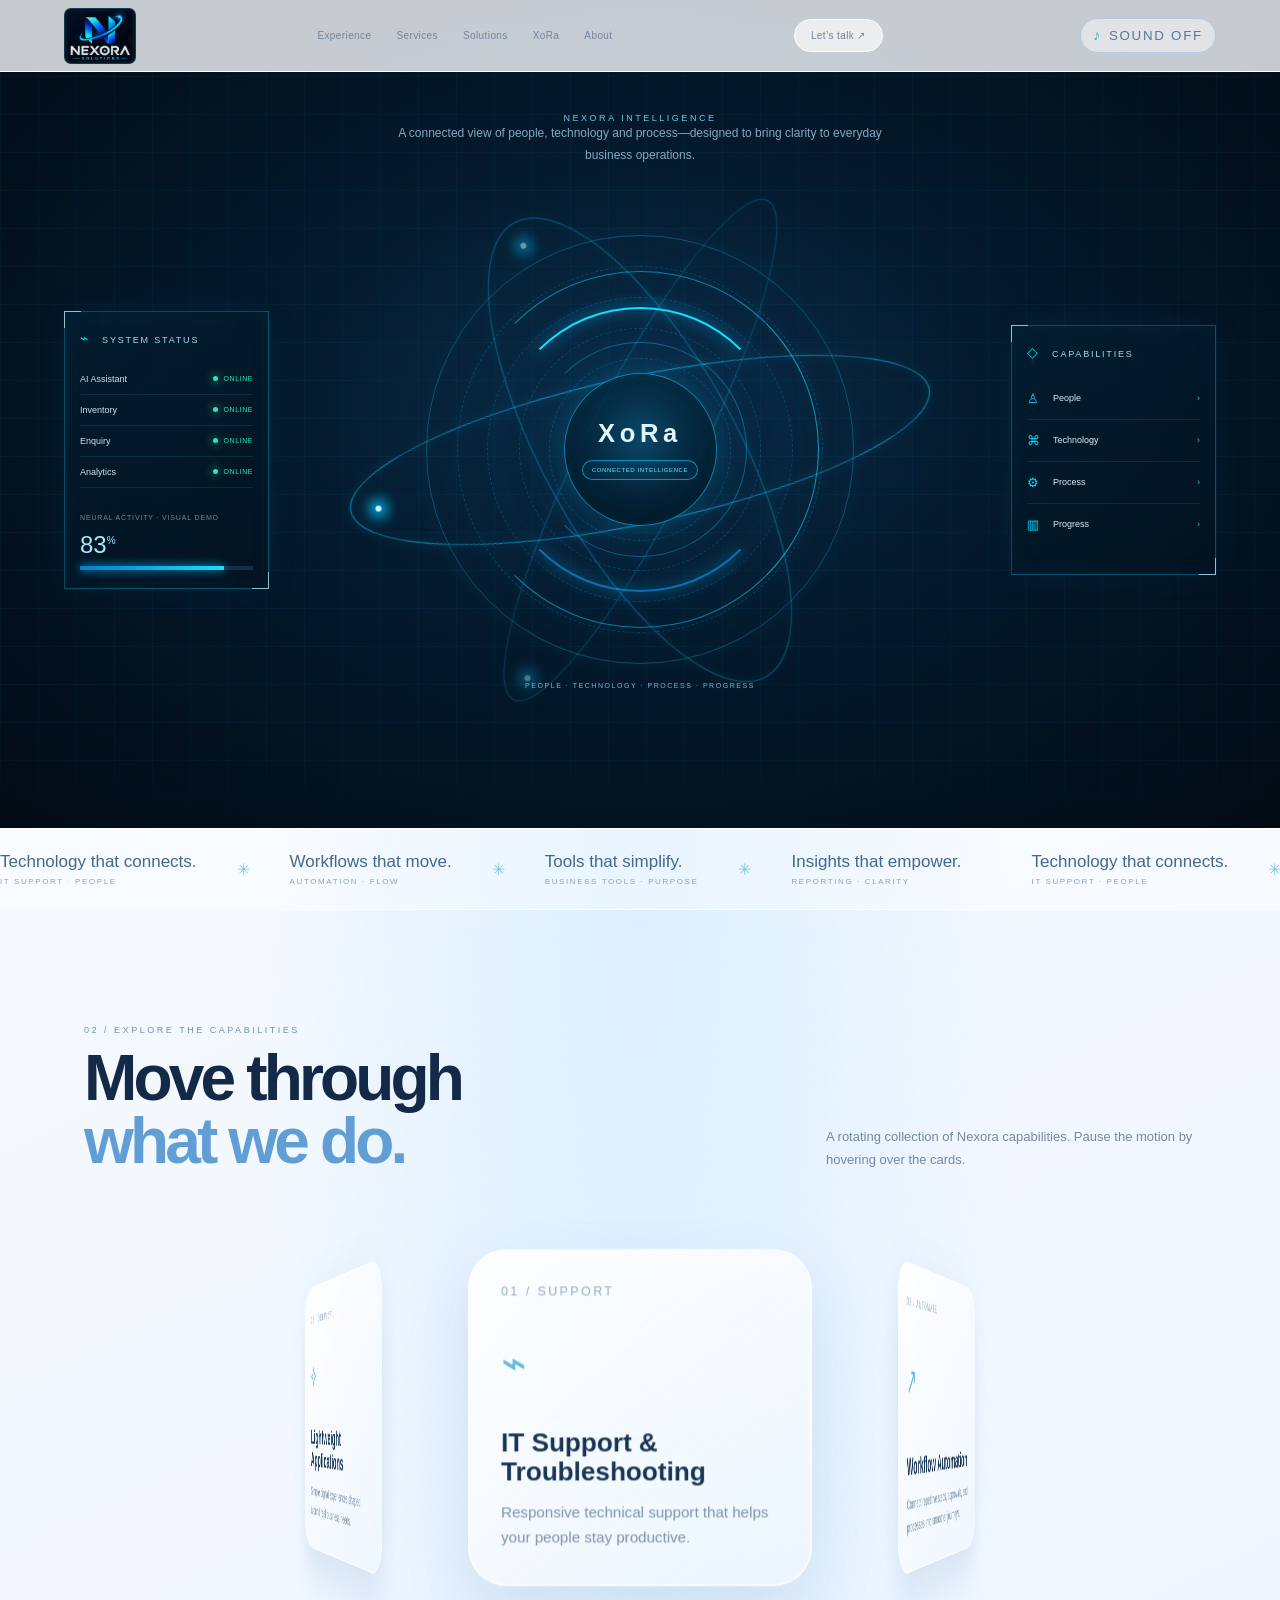
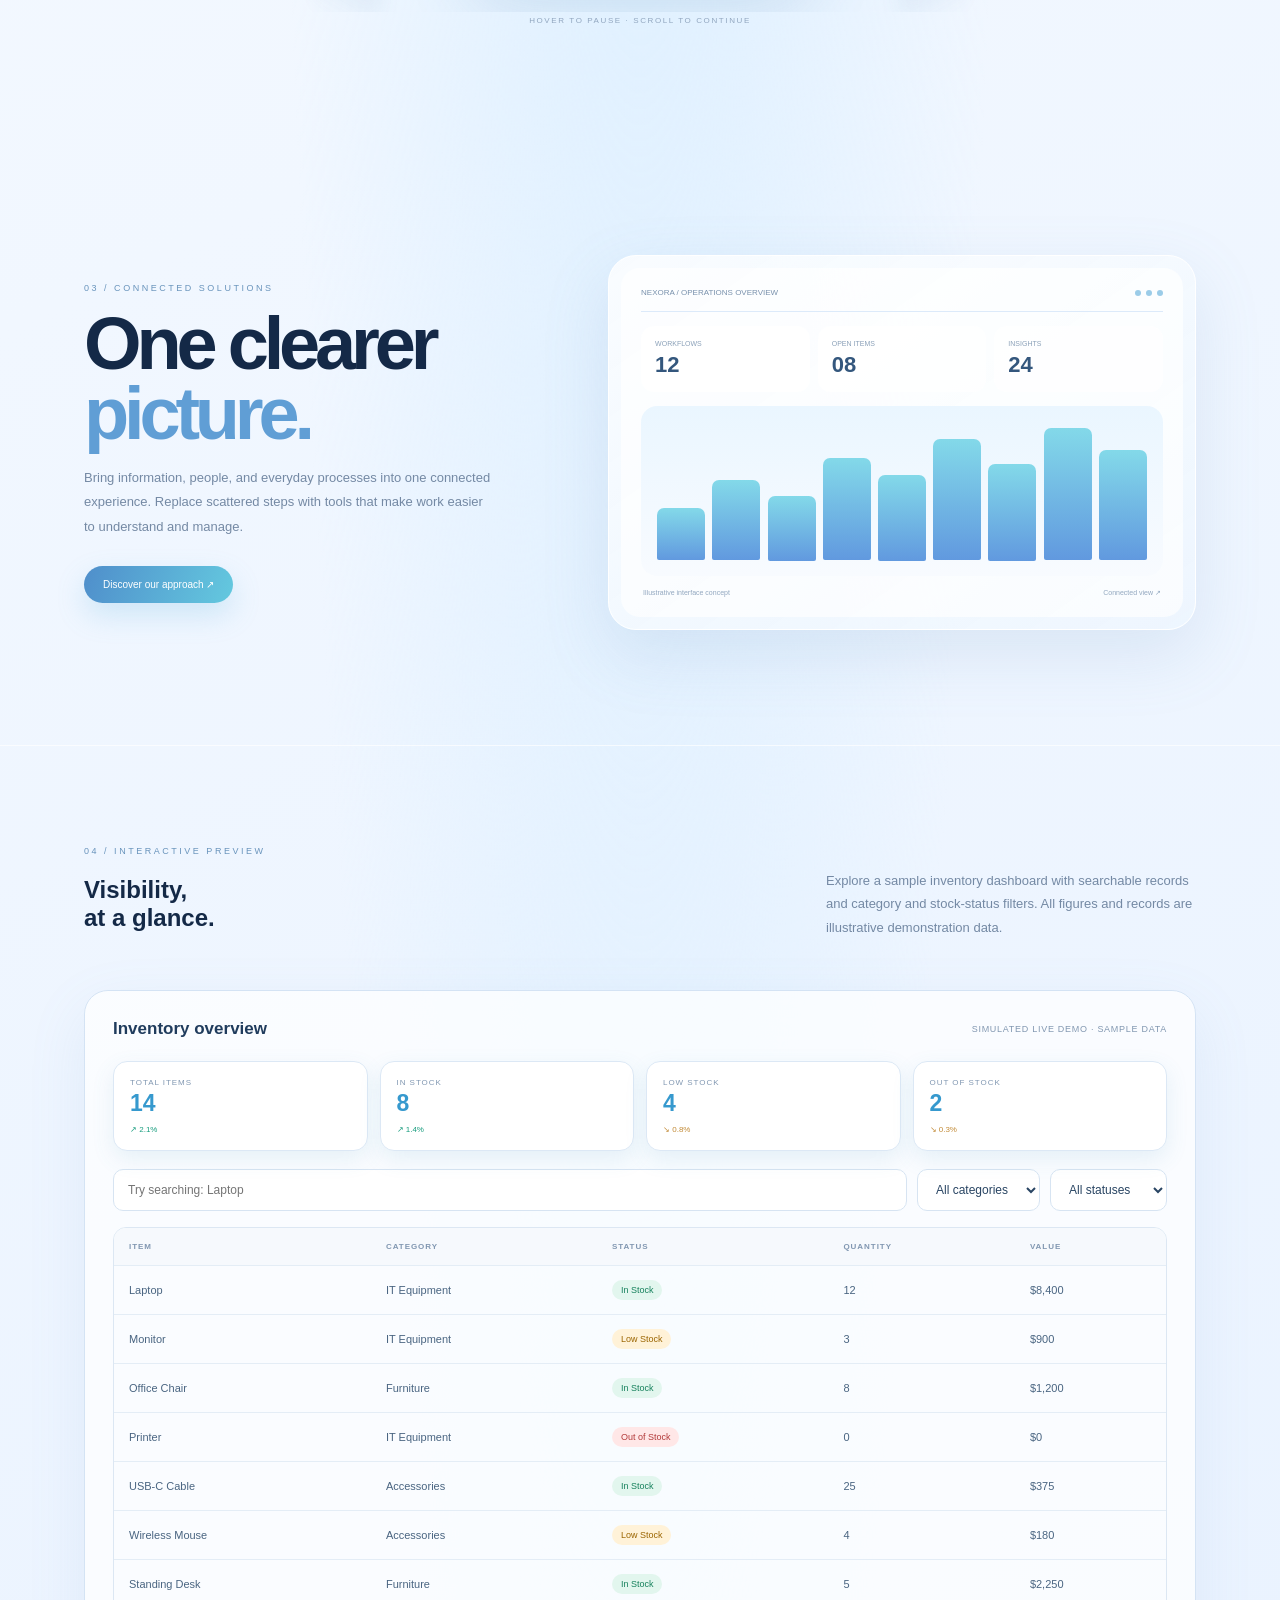
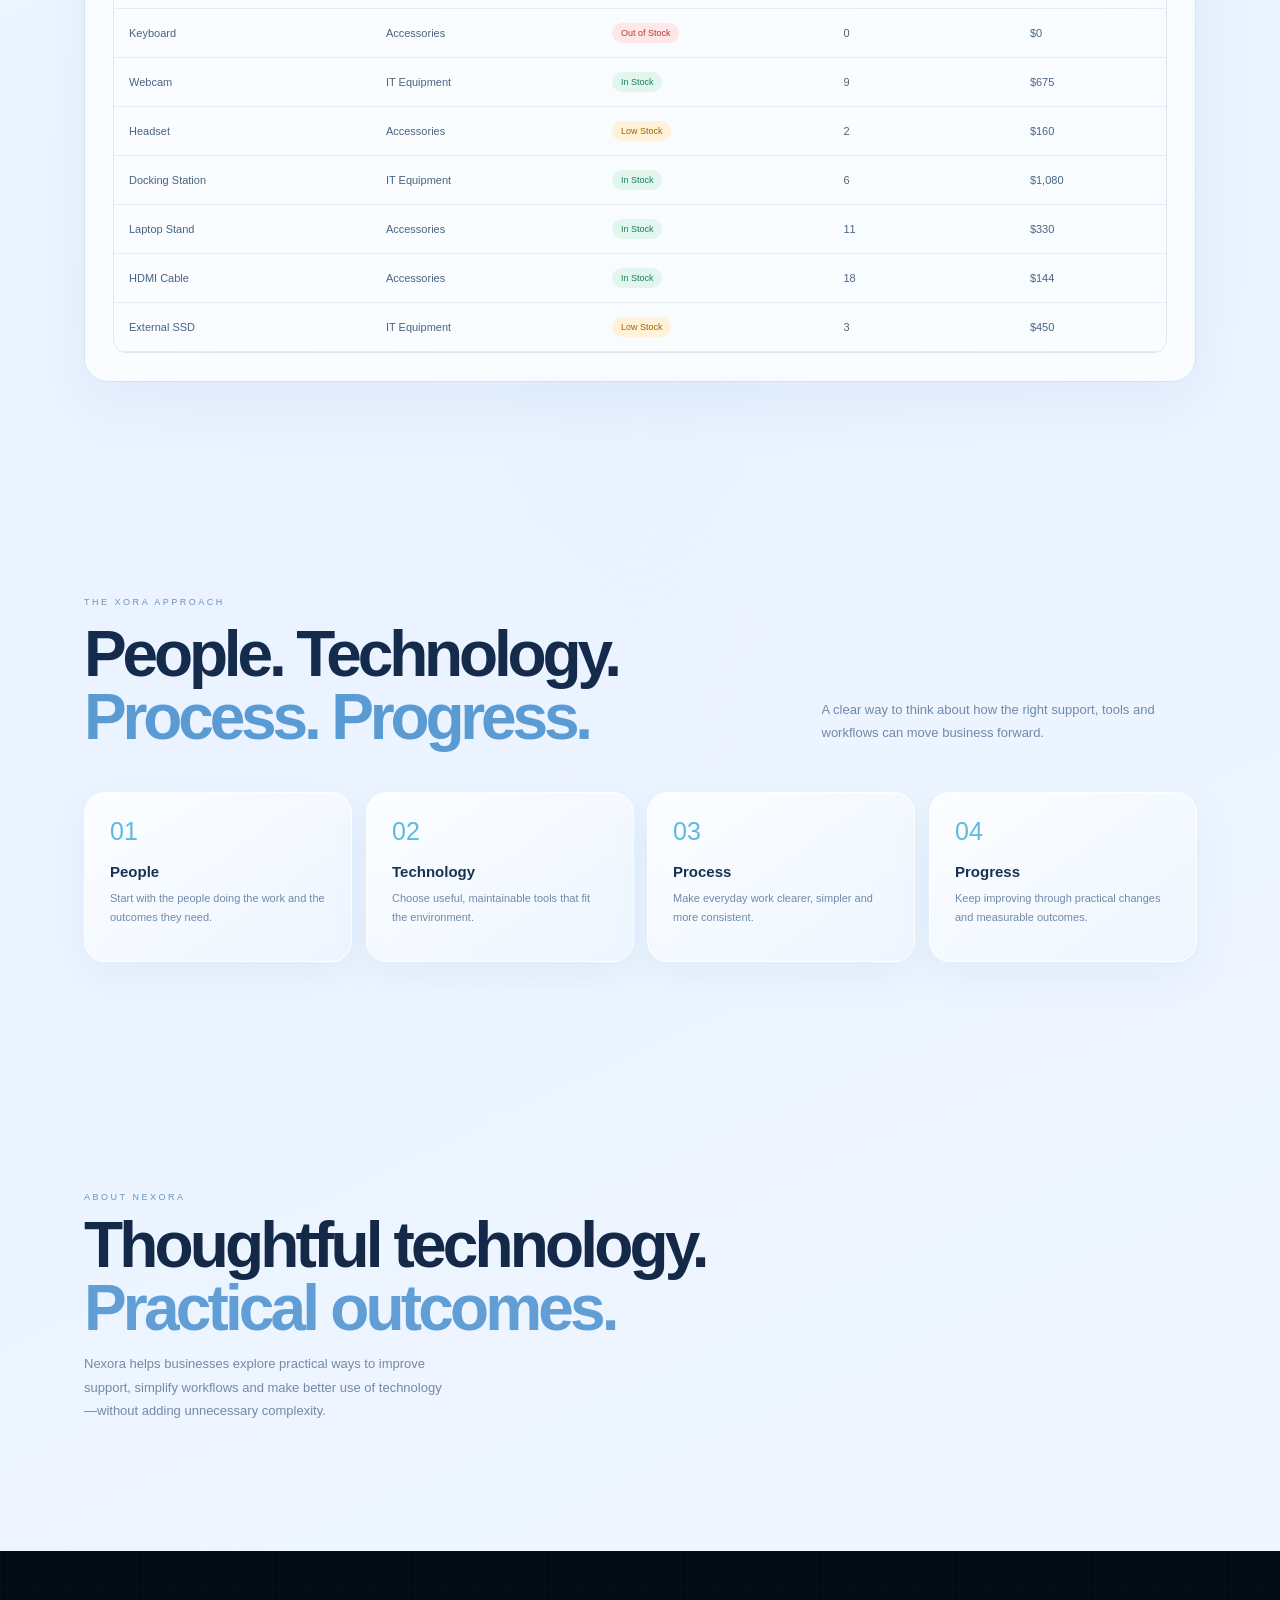
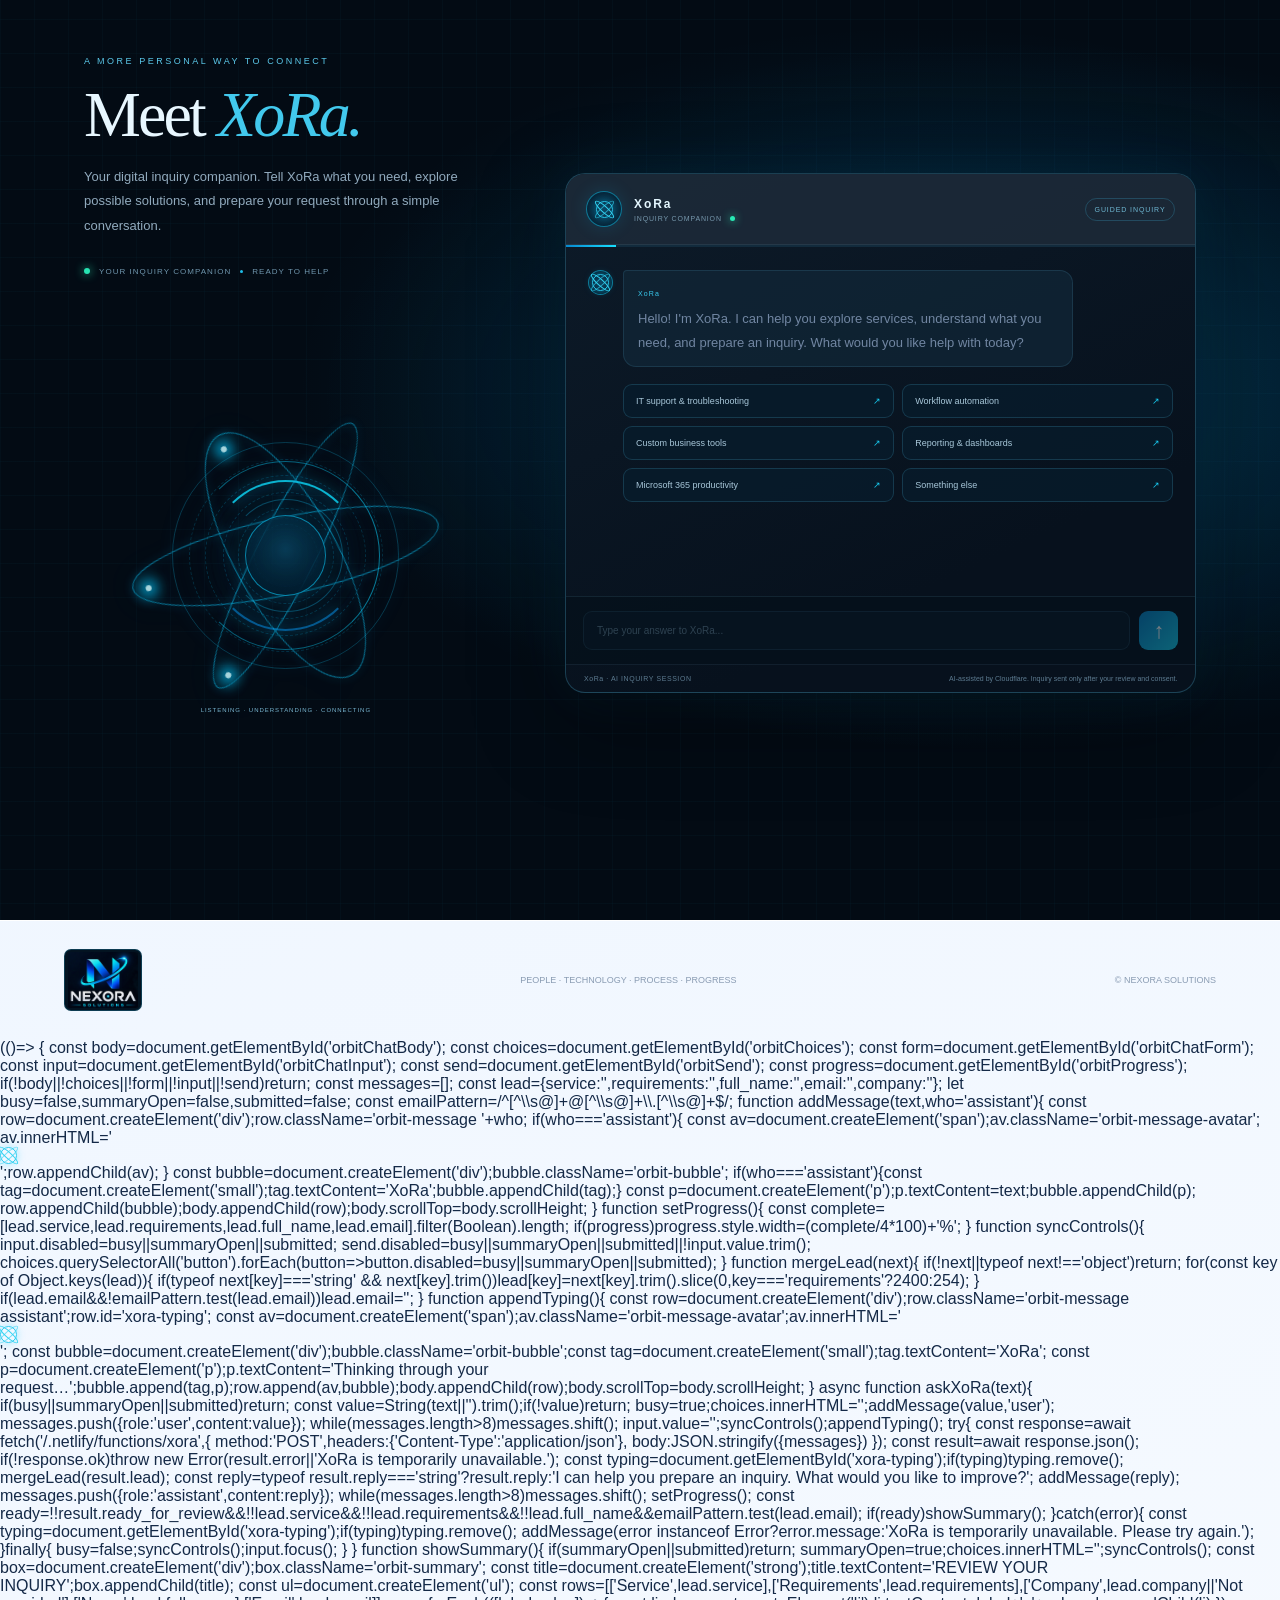
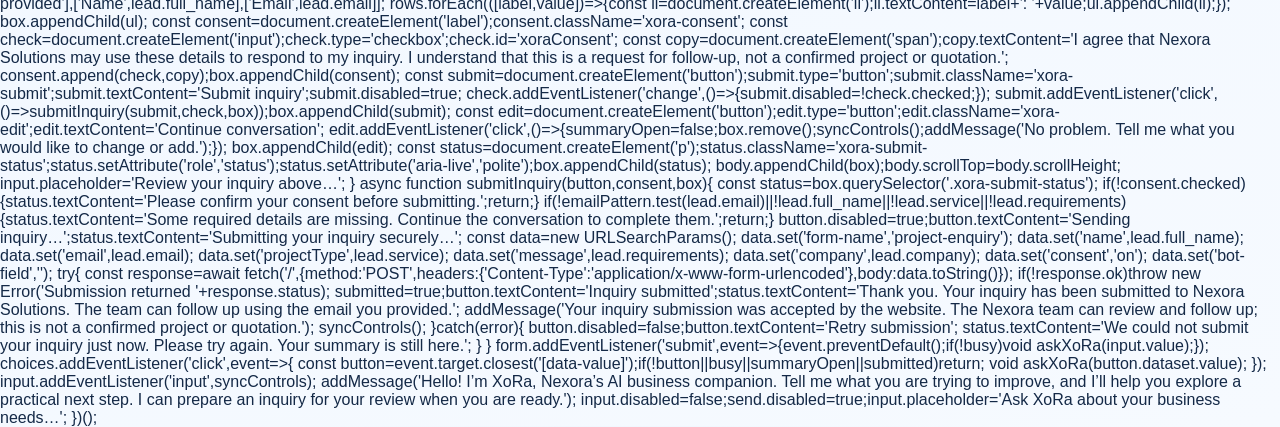
<file: index.html>
<!doctype html>
<html lang="en">
<head>
<meta charset="utf-8"><meta name="viewport" content="width=device-width,initial-scale=1">
<meta name="theme-color" content="#edf5ff">
<title>Nexora — XoRa Experience Concept</title>
<style>
:root{--ink:#142947;--muted:#7187a4;--blue:#5d9edb;--cyan:#75d9ed;--glass:rgba(255,255,255,.62);--line:rgba(255,255,255,.9);--ease:cubic-bezier(.2,.78,.2,1)}
*{box-sizing:border-box}html{scroll-behavior:smooth;background:#edf5ff}body{margin:0;color:var(--ink);font-family:-apple-system,BlinkMacSystemFont,"SF Pro Display","Segoe UI",sans-serif;background:radial-gradient(ellipse at 50% 0%,#d7edff 0,transparent 42%),linear-gradient(155deg,#f8fbff,#eaf3ff 52%,#f6faff);overflow-x:hidden}a{color:inherit;text-decoration:none}
#ambient{position:fixed;inset:0;width:100%;height:100%;z-index:0;pointer-events:none;opacity:.42}
.progress{height:2px;position:fixed;z-index:40;top:0;left:0;width:0;background:linear-gradient(90deg,#79d9ed,#639de0,#a7dfff);box-shadow:0 0 15px #78d7ed}
header{position:fixed;z-index:30;top:0;left:0;width:100%;height:72px;padding:0 5vw;display:flex;align-items:center;justify-content:space-between;background:#f8fbffcc;border-bottom:1px solid #fff;backdrop-filter:blur(24px)}
.brand{display:flex;align-items:center;gap:11px}.brand img{width:58px;height:54px;object-fit:contain;border-radius:7px}.brand strong{font-size:13px;letter-spacing:.18em}.brand small{display:block;font-size:8px;letter-spacing:.48em;color:#7e97b3;margin-top:4px}
nav{display:flex;gap:25px}nav a,.nav-cta{font-size:10px;color:#7185a1;letter-spacing:.04em}nav a:hover{color:#317fbe}.nav-cta{border:1px solid #fff;border-radius:30px;padding:10px 16px;background:#ffffffa8}
main{position:relative;z-index:1}.wrap{max-width:1240px;margin:auto;padding:0 5vw}
.hero{min-height:100svh;display:grid;place-items:center;position:relative;padding:115px 20px 75px;text-align:center;overflow:hidden}
.hero-copy{position:relative;z-index:5;max-width:820px;pointer-events:none}.kicker{font-size:9px;letter-spacing:.28em;color:#6994bc;text-transform:uppercase}.hero h1{font-size:clamp(48px,8vw,100px);line-height:.91;letter-spacing:-.075em;font-weight:640;margin:20px 0}.hero h1 span{display:block;background:linear-gradient(100deg,#4c80bf,#5dbfe0 55%,#8da7e3);color:transparent;background-clip:text;-webkit-background-clip:text}.hero p{max-width:510px;margin:0 auto;color:#7186a2;font-size:14px;line-height:1.85}.hero-actions{display:flex;justify-content:center;gap:12px;margin-top:26px;pointer-events:auto}.btn{display:inline-flex;padding:13px 19px;border-radius:30px;background:linear-gradient(110deg,#4f8ecb,#64c9df);color:white;font-size:10px;box-shadow:0 12px 28px #69b9df40}.text-link{font-size:10px;padding:13px;color:#6683a4}
.orbit-scene{position:absolute;width:min(73vw,790px);aspect-ratio:1;top:48%;left:50%;transform:translate(-50%,-50%);pointer-events:none}
.orbit-scene:before{content:"";position:absolute;inset:4%;border-radius:50%;background:radial-gradient(circle at 50% 48%,rgba(65,137,190,.30) 0%,rgba(107,177,220,.20) 32%,rgba(190,224,247,.10) 55%,transparent 73%);filter:blur(22px);animation:glow 6s ease-in-out infinite}
#orbitParticles{position:absolute;inset:0;width:100%;height:100%;filter:drop-shadow(0 15px 30px #78a9d533)}
.ring{position:absolute;inset:8%;border:1px solid #ffffffc9;border-radius:50%;transform:rotateX(68deg) rotateZ(-24deg);box-shadow:0 0 30px #8ddcf533}
.ring.r2{inset:17%;border-style:dashed;transform:rotateX(72deg) rotateZ(52deg);animation:turn 38s linear infinite}
.ring.r3{inset:25%;border-color:#78c9ef88;transform:rotateX(65deg) rotateZ(105deg);animation:turn 28s linear infinite reverse}
.ring.r4{inset:2%;border-color:#ffffff7d;transform:rotateX(74deg) rotateZ(12deg);animation:turn 55s linear infinite}
.ring:after{content:"";position:absolute;left:50%;top:-4px;width:7px;height:7px;border-radius:50%;background:#fff;box-shadow:0 0 14px 5px #6edfff}
.core{position:absolute;inset:33%;border-radius:50%;display:grid;place-items:center;background:radial-gradient(circle at 45% 38%,rgba(112,174,214,.72),rgba(61,112,158,.56) 48%,rgba(28,68,108,.34) 76%,rgba(255,255,255,.10));border:1px solid rgba(255,255,255,.82);box-shadow:0 0 58px rgba(61,139,194,.34),inset 0 0 42px rgba(17,67,112,.22)}
.core-mark{font-size:clamp(34px,5vw,62px);font-weight:300;color:#f3fbff;text-shadow:0 2px 16px rgba(11,66,111,.55),0 0 22px #a8e8ff;letter-spacing:-.1em}
.orbit-label{position:absolute;z-index:4;padding:12px 15px;border:1px solid #ffffffd9;border-radius:14px;background:#ffffffa8;backdrop-filter:blur(18px);box-shadow:0 15px 40px #6c99c324;color:#7b8fa9;font-size:9px;text-align:left;animation:float 7s ease-in-out infinite}
.orbit-label b{display:block;color:#2e4e75;font-size:11px;margin-top:4px}.l1{top:27%;left:8%}.l2{right:8%;bottom:24%;animation-delay:-3s}.l3{right:12%;top:20%;animation-delay:-1.5s}
.hero-hint{position:absolute;bottom:26px;left:50%;transform:translateX(-50%);font-size:8px;letter-spacing:.2em;text-transform:uppercase;color:#91a6bf;white-space:nowrap}
.marquee{overflow:hidden;border-block:1px solid #fff;background:#ffffff61;padding:23px 0}.marquee-track{display:flex;gap:70px;width:max-content;animation:marquee 34s linear infinite}.marquee-set{display:flex;align-items:center;gap:40px}.marquee strong{font-size:17px;font-weight:450;color:#44678f}.marquee small{display:block;font-size:8px;letter-spacing:.2em;color:#8ba1ba;margin-top:5px}.spark{color:#73cce4}
.chapter{padding:115px 0}.chapter-head{display:flex;justify-content:space-between;gap:40px;align-items:end;margin-bottom:38px}.chapter h2{font-size:clamp(38px,5vw,64px);line-height:.98;letter-spacing:-.06em;font-weight:560;margin:12px 0}.chapter h2 span{color:#6aabd7}.chapter-intro{max-width:370px;color:#7489a4;font-size:13px;line-height:1.8}
.cards{display:grid;grid-template-columns:repeat(3,1fr);gap:14px}.card{padding:25px;border:1px solid #fff;border-radius:20px;background:linear-gradient(145deg,#ffffffa8,#edf6ff91);box-shadow:0 16px 45px #739cc51a;min-height:170px}.card b{font-size:25px;color:#6abedc;font-weight:400}.card h3{font-size:15px;font-weight:550;margin:16px 0 8px}.card p{font-size:11px;color:#7c90a9;line-height:1.7;margin:0}
.orbit-feature{display:grid;grid-template-columns:1fr 1fr;gap:28px;align-items:center;padding:32px;border:1px solid #fff;border-radius:26px;background:#ffffff75;box-shadow:0 20px 60px #7aa3c51c}.feature-visual{height:300px;border-radius:20px;position:relative;overflow:hidden;background:radial-gradient(circle at 50% 50%,#d6f4ff,#e8f3ff 60%,#f6faff)}.feature-visual:before,.feature-visual:after{content:"";position:absolute;inset:14%;border:1px solid #fff;border-radius:50%;transform:rotateX(65deg) rotateZ(25deg)}.feature-visual:after{inset:24%;transform:rotateX(68deg) rotateZ(-45deg);border-style:dashed}.feature-core{position:absolute;inset:38%;border-radius:50%;background:radial-gradient(circle,#fff,#b5e9ff);box-shadow:0 0 50px #6cc8f4;animation:glow 4s infinite}
.feature-copy p{font-size:13px;line-height:1.9;color:#758aa5}.feature-copy .kicker{margin-bottom:12px}
.contact{padding:100px 0;background:linear-gradient(140deg,#e5f3ff,#f7fbff)}.contact-inner{display:grid;grid-template-columns:1fr 1fr;gap:50px}.contact h2{font-size:clamp(42px,6vw,70px);letter-spacing:-.07em;line-height:.95;margin:15px 0}.contact p{color:#7186a2;font-size:13px;line-height:1.8;max-width:420px}.contact-form{padding:25px;border:1px solid #fff;border-radius:22px;background:#ffffffa8;box-shadow:0 20px 60px #719cc51c}.contact-form label{display:block;font-size:10px;color:#667f9e;margin-bottom:13px}.contact-form input,.contact-form textarea{width:100%;margin-top:7px;border:1px solid #dceafa;background:#f9fcff;border-radius:10px;padding:12px;font:inherit;font-size:12px;color:#1b3554}.contact-form textarea{min-height:90px;resize:vertical}
footer{padding:28px 5vw;border-top:1px solid #fff;display:flex;justify-content:space-between;align-items:center;color:#8a9cb3;font-size:9px}footer .brand img{width:48px;height:44px}
@keyframes turn{to{rotate:360deg}}@keyframes float{50%{translate:0 -10px}}@keyframes glow{50%{opacity:.55;scale:1.06}}@keyframes marquee{to{transform:translateX(-50%)}}
@media(max-width:850px){nav{gap:13px}.chapter-head{display:block}.chapter-intro{margin-top:18px}.cards{grid-template-columns:repeat(2,1fr)}.orbit-feature,.contact-inner{grid-template-columns:1fr}.feature-visual{height:250px}}
@media(max-width:600px){header{height:64px;padding:0 16px}.brand img{width:47px;height:44px}nav{display:none}.hero{min-height:95svh;padding-top:92px}.hero h1{font-size:55px}.hero p{font-size:12px}.orbit-scene{width:112vw;top:46%}.orbit-label{font-size:8px;padding:8px 10px}.orbit-label b{font-size:9px}.l1{left:1%;top:23%}.l2{right:1%;bottom:19%}.l3{right:1%;top:17%}.chapter{padding:78px 0}.chapter h2{font-size:43px}.cards{grid-template-columns:1fr}.orbit-feature{padding:17px}.feature-visual{height:210px}.contact{padding:75px 0}footer{gap:14px;flex-wrap:wrap}}
@media(prefers-reduced-motion:reduce){*,*:before,*:after{animation-duration:.01ms!important;animation-iteration-count:1!important;scroll-behavior:auto!important}}

/* Preserved Nexora rotating capability carousel */
.service-stage{height:390px;position:relative;display:grid;place-items:center;perspective:1100px;overflow:hidden}
.service-wheel{position:relative;width:250px;height:245px;transform-style:preserve-3d;animation:serviceSpin 30s linear infinite}
.service-stage:hover .service-wheel{animation-play-state:paused}
.service-card{position:absolute;inset:0;padding:25px 23px;border:1px solid rgba(255,255,255,.95);border-radius:28px;background:linear-gradient(145deg,rgba(255,255,255,.92),rgba(239,247,255,.78));box-shadow:0 18px 48px rgba(77,125,171,.16);backface-visibility:hidden;display:flex;flex-direction:column;justify-content:space-between}
.service-card .num{font-size:9px;letter-spacing:.2em;color:#91a9c4}.service-card .glyph{font-size:31px;color:#69b9dc}.service-card h3{font-size:19px;line-height:1.12;color:#183453;margin:0 0 9px}.service-card p{font-size:11px;line-height:1.7;color:#7a90aa;margin:0}
.service-card:nth-child(1){transform:rotateY(0deg) translateZ(300px)}.service-card:nth-child(2){transform:rotateY(60deg) translateZ(300px)}.service-card:nth-child(3){transform:rotateY(120deg) translateZ(300px)}.service-card:nth-child(4){transform:rotateY(180deg) translateZ(300px)}.service-card:nth-child(5){transform:rotateY(240deg) translateZ(300px)}.service-card:nth-child(6){transform:rotateY(300deg) translateZ(300px)}
.service-tip{text-align:center;font-size:8px;letter-spacing:.2em;color:#91a6bf;margin-top:4px}
@keyframes serviceSpin{to{transform:rotateY(360deg)}}
@media(max-width:600px){.service-stage{height:350px;perspective:850px}.service-wheel{transform:scale(.66);animation-duration:36s}.service-card{padding:22px}}
@media(prefers-reduced-motion:reduce){.service-wheel{animation:none}}


/* NEXORA XoRa — integrated dark holographic section */
.orbit-section{position:relative;isolation:isolate;overflow:hidden;padding:92px 0 76px;background:radial-gradient(ellipse at 50% 48%,#0a2c48 0,#04192b 43%,#020b14 100%);color:#e4f7ff}
.orbit-section:before{content:"";position:absolute;inset:0;z-index:-1;pointer-events:none;background-image:linear-gradient(rgba(26,151,202,.055) 1px,transparent 1px),linear-gradient(90deg,rgba(26,151,202,.055) 1px,transparent 1px);background-size:38px 38px;mask-image:linear-gradient(transparent,#000 10%,#000 90%,transparent)}
.orbit-section .orbit-wrap{max-width:1280px;margin:auto;padding:0 5vw}
.orbit-section .orbit-title{text-align:center;margin-bottom:22px}
.orbit-section .orbit-title .kicker{color:#5fcbe9}
.orbit-section .orbit-title h2{font-size:clamp(36px,5vw,58px);letter-spacing:-.055em;font-weight:550;color:#e7f8ff;margin:12px 0}
.orbit-section .orbit-title p{color:#82a9c1;font-size:12px;line-height:1.8;margin:0 auto;max-width:520px}
.orbit-layout{display:grid;grid-template-columns:minmax(150px,205px) minmax(280px,1fr) minmax(150px,205px);align-items:center;gap:clamp(10px,2vw,24px)}
.orbit-panel{border:1px solid rgba(9,187,232,.35);background:linear-gradient(145deg,rgba(3,30,49,.8),rgba(2,17,30,.78));box-shadow:0 0 30px rgba(0,143,208,.08),inset 0 0 24px rgba(0,155,210,.045);padding:18px 15px;position:relative;color:#d5edf8;min-height:250px}
.orbit-panel:before,.orbit-panel:after{content:"";position:absolute;width:16px;height:16px;border-color:#08d7ff;opacity:.7}
.orbit-panel:before{left:-1px;top:-1px;border-left:1px solid;border-top:1px solid}.orbit-panel:after{right:-1px;bottom:-1px;border-right:1px solid;border-bottom:1px solid}
.orbit-panel-title{font-size:9px;letter-spacing:.2em;color:#9eddf1;text-transform:uppercase;margin-bottom:18px}.orbit-panel-title b{color:#08d7ff;font-size:14px;margin-right:8px;font-weight:400}
.orbit-status{display:flex;justify-content:space-between;align-items:center;padding:10px 0;border-bottom:1px solid rgba(75,167,203,.14);font-size:9px;color:#c7e3f0}.orbit-status:last-of-type{border:0}
.orbit-online{color:#28e9b4;font-size:7px;letter-spacing:.08em}.orbit-online:before{content:"";display:inline-block;width:5px;height:5px;border-radius:50%;background:#28e9b4;box-shadow:0 0 10px #28e9b4;margin-right:6px}
.orbit-metric{margin-top:18px}.orbit-metric small{font-size:7px;letter-spacing:.12em;color:#648ba2}.orbit-metric strong{display:block;font-size:24px;font-weight:300;color:#a8e9ff;margin:7px 0}.orbit-meter{height:4px;background:#103047}.orbit-meter i{display:block;width:87%;height:100%;background:linear-gradient(90deg,#087bcb,#18dfff);box-shadow:0 0 10px #00bfff}
.orbit-cap{display:flex;align-items:center;gap:9px;padding:13px 0;border-bottom:1px solid rgba(75,167,203,.14);font-size:9px;color:#d5edf8}.orbit-cap:last-child{border:0}.orbit-cap b{width:17px;color:#08d7ff;font-size:13px;font-weight:400}.orbit-cap em{margin-left:auto;color:#12c8ee;font-style:normal}
.orbit-visual{position:relative;min-height:510px;display:grid;place-items:center;isolation:isolate}
#nexoraOrbitParticles{position:absolute;inset:0;width:100%;height:100%}
.orbit-core{position:relative;width:min(100%,510px);aspect-ratio:1;display:grid;place-items:center}
.orbit-ring{position:absolute;inset:8%;border:1px solid rgba(20,190,240,.32);border-radius:50%;box-shadow:0 0 24px rgba(0,157,221,.06),inset 0 0 20px rgba(0,157,221,.04)}
.orbit-ring:before{content:"";position:absolute;inset:7%;border:1px dashed rgba(18,186,236,.25);border-radius:50%}
.orbit-ring.r2{inset:15%;border-color:rgba(12,205,250,.55);border-left-color:transparent;border-right-color:rgba(12,205,250,.7);animation:orbitSpin 26s linear infinite}
.orbit-ring.r3{inset:22%;border:2px solid transparent;border-top-color:#10dfff;border-bottom-color:rgba(8,130,207,.8);filter:drop-shadow(0 0 7px #00bfff);animation:orbitSpin 13s linear infinite reverse}
.orbit-ring.r4{inset:29%;border-color:rgba(24,186,235,.42);border-left-color:transparent;animation:orbitSpin 38s linear infinite}
.orbit-ring.r5{inset:36%;border-style:dashed;border-color:rgba(33,190,235,.32);animation:orbitSpin 50s linear infinite}
.orbit-path{position:absolute;width:116%;height:29%;border:1px solid rgba(16,195,244,.68);border-radius:50%;transform:rotate(-12deg);filter:drop-shadow(0 0 5px #078ec4);animation:orbitPath 18s linear infinite}
.orbit-path.p2{width:102%;height:38%;transform:rotate(61deg);opacity:.56;animation-duration:24s;animation-direction:reverse}
.orbit-path.p3{width:110%;height:22%;transform:rotate(-63deg);opacity:.42;animation-duration:30s}
.orbit-path:after{content:"";position:absolute;left:4%;top:50%;width:6px;height:6px;border-radius:50%;background:#c3f8ff;box-shadow:0 0 14px 4px #00cfff}
.orbit-center{position:absolute;inset:35%;border:1px solid rgba(10,206,255,.6);border-radius:50%;background:radial-gradient(circle at 50% 42%,rgba(13,91,129,.55),rgba(2,20,35,.96) 72%);box-shadow:0 0 42px rgba(0,180,240,.17),inset 0 0 35px rgba(0,172,233,.13);display:flex;flex-direction:column;align-items:center;justify-content:center;text-align:center}
.orbit-center .symbol{font-size:clamp(36px,5vw,60px);font-weight:300;line-height:1;color:#10dfff;text-shadow:0 0 14px #00cfff,0 0 32px #007dff;animation:orbitFloat 4s ease-in-out infinite}
.orbit-center .name{font-size:clamp(15px,1.9vw,24px);letter-spacing:.16em;margin-top:12px;color:#e4f7ff;font-weight:500}
.orbit-center .sub{font-size:7px;letter-spacing:.5em;color:#4ddfff;margin-top:5px}
.orbit-center .pill{font-size:6px;letter-spacing:.1em;color:#73eaff;border:1px solid rgba(14,208,255,.6);border-radius:20px;padding:6px 9px;margin-top:12px;background:rgba(0,145,205,.08)}
.orbit-base{position:absolute;bottom:3%;left:0;right:0;text-align:center;font-size:7px;letter-spacing:.22em;color:#79b6d1}
@keyframes orbitSpin{to{transform:rotate(360deg)}}@keyframes orbitPath{to{rotate:360deg}}@keyframes orbitFloat{50%{transform:translateY(-5px)}}
@media(max-width:850px){.orbit-layout{grid-template-columns:1fr 1fr}.orbit-visual{grid-column:1/-1;grid-row:1;min-height:440px}.orbit-panel.left{grid-column:1}.orbit-panel.right{grid-column:2}}
@media(max-width:600px){.orbit-section{padding:72px 0 56px}.orbit-section .orbit-wrap{padding:0 16px}.orbit-title{padding:0 10px}.orbit-layout{display:flex;flex-direction:column;gap:14px}.orbit-visual{order:0;width:100%;min-height:0}.orbit-core{width:min(96vw,430px)}.orbit-panel{width:100%;min-height:0;padding:15px}.orbit-panel.left{order:1}.orbit-panel.right{order:2}.orbit-status{padding:8px 0}.orbit-cap{padding:10px 0}.orbit-base{font-size:6px;letter-spacing:.15em}}
@media(prefers-reduced-motion:reduce){.orbit-ring,.orbit-path,.orbit-center .symbol{animation:none!important}}


/* XoRa now occupies the original homepage hero position */
.orbit-hero{min-height:calc(100svh - 72px);display:flex;align-items:center;padding:48px 0 34px}
.orbit-hero .orbit-wrap{width:100%}
.orbit-hero .orbit-title{margin-bottom:4px}
.orbit-hero .orbit-title h2{font-size:clamp(42px,5.5vw,66px);letter-spacing:.04em}
.orbit-hero .orbit-visual{min-height:min(62vh,590px)}
@media(max-width:600px){.orbit-hero{min-height:auto;padding:55px 0 42px}.orbit-hero .orbit-visual{min-height:0}}


/* Reinstated original Nexora section sequence */
.solution-layout{display:grid;grid-template-columns:.85fr 1.15fr;gap:7vw;align-items:center}
.solution-copy h2{font-size:clamp(44px,6vw,74px);line-height:.95;letter-spacing:-.07em;margin:16px 0}
.solution-copy h2 span,.chapter h2 span{color:#609ed5}
.solution-copy p{font-size:13px;line-height:1.9;color:#7489a4;max-width:410px;margin-bottom:26px}
.solution-window{padding:12px;border-radius:28px;background:linear-gradient(145deg,#ffffffc9,#edf6ffb8);border:1px solid #fff;box-shadow:0 24px 65px #709ac52b;transform:rotate(-1.2deg)}
.solution-panel{padding:20px;border-radius:19px;background:#ffffffa8}
.panel-top{display:flex;justify-content:space-between;align-items:center;font-size:8px;color:#7890ac;border-bottom:1px solid #dceafa;padding-bottom:14px}
.dots{display:flex;gap:5px}.dots i{width:6px;height:6px;border-radius:50%;background:#9bcce8}
.panel-stats{display:grid;grid-template-columns:repeat(3,1fr);gap:8px;margin:14px 0}
.panel-stat{padding:14px;border-radius:13px;background:#ffffffb8}.panel-stat small{display:block;font-size:7px;color:#8aa0b8}.panel-stat b{display:block;font-size:22px;color:#34577d;margin-top:5px}
.bars{height:170px;display:flex;align-items:end;gap:7px;padding:16px;border-radius:16px;background:linear-gradient(#eaf6ff,#f8fbff)}
.bars i{flex:1;height:var(--h);border-radius:7px 7px 2px 2px;background:linear-gradient(180deg,#83d9e9,#6199df);min-width:8px}
.panel-note{display:flex;justify-content:space-between;font-size:7px;color:#91a6bf;padding:13px 2px 0}
.content-chapter{padding:100px 0;border-top:1px solid #ffffffaa}
.inventory-shell{padding:28px;border:1px solid #d4e3f4;border-radius:24px;background:#ffffffb8;box-shadow:0 20px 60px #729bc51c}
.inventory-top{display:flex;justify-content:space-between;align-items:center;gap:12px;margin-bottom:22px;color:#203c5d}.inventory-top strong{font-size:17px}.inventory-top small{font-size:9px;color:#8096b0;letter-spacing:.08em}
.inventory-stats{display:grid;grid-template-columns:repeat(4,1fr);gap:12px;margin-bottom:18px}
.inventory-stat{padding:16px;border:1px solid #dce8f5;border-radius:14px;background:#f3f8fd}.inventory-stat small{display:block;text-transform:uppercase;letter-spacing:.12em;font-size:8px;color:#8097b1}.inventory-stat b{display:block;font-size:23px;color:#274769;margin-top:6px}
.inventory-controls{display:flex;gap:10px;margin-bottom:16px}.inventory-controls input,.inventory-controls select{min-width:0;padding:12px 14px;border:1px solid #d7e4f2;border-radius:10px;background:#fff;color:#294563;font:inherit;font-size:12px}.inventory-controls input{flex:1}
.inventory-table-wrap{overflow-x:auto;border:1px solid #dce7f3;border-radius:13px}.inventory-table{width:100%;border-collapse:collapse;min-width:600px;font-size:11px}.inventory-table th,.inventory-table td{text-align:left;padding:14px 15px;border-bottom:1px solid #e4edf6}.inventory-table th{font-size:8px;text-transform:uppercase;letter-spacing:.12em;color:#8197b1;background:#f6f9fd}.inventory-table td{color:#496481}.stock-status{display:inline-block;padding:5px 9px;border-radius:20px;font-size:9px}.stock-status.in{background:#e2f6ee;color:#16815c}.stock-status.low{background:#fff2d8;color:#9b6500}.stock-status.out{background:#ffe7e7;color:#b33a3a}
.process{display:grid;grid-template-columns:repeat(4,1fr);gap:16px;margin-top:34px}.process-item{border-top:1px solid #c9dff2;padding:24px 17px}.process-item small{font-size:8px;letter-spacing:.14em;color:#7898b8}.process-item h3{font-size:18px;color:#1c3858;margin:20px 0 8px}.process-item p{font-size:11px;line-height:1.8;color:#7c90aa;margin:0}
@media(max-width:800px){.solution-layout{grid-template-columns:1fr;gap:30px}.inventory-stats{grid-template-columns:repeat(2,1fr)}.process{grid-template-columns:repeat(2,1fr)}}
@media(max-width:560px){.inventory-shell{padding:16px}.inventory-top{align-items:flex-start;flex-direction:column}.inventory-controls{flex-direction:column}.inventory-controls input,.inventory-controls select{width:100%}.process{grid-template-columns:1fr 1fr}.content-chapter{padding:70px 0}}


/* Site-wide motion language: restrained, consistent, and accessible */
.motion-ready .motion-reveal{opacity:0;transform:translate3d(0,24px,0);transition:opacity .8s cubic-bezier(.2,.7,.2,1),transform .8s cubic-bezier(.2,.7,.2,1)}
.motion-ready .motion-reveal.is-visible{opacity:1;transform:translate3d(0,0,0)}
.motion-ready .motion-reveal[data-motion-delay="1"]{transition-delay:.10s}
.motion-ready .motion-reveal[data-motion-delay="2"]{transition-delay:.20s}
.motion-ready .motion-reveal[data-motion-delay="3"]{transition-delay:.30s}
.motion-ready .motion-reveal[data-motion-delay="4"]{transition-delay:.40s}
.solution-window,.inventory-shell,.process-item,.card,.service-card,.contact-card{transition:transform .45s cubic-bezier(.2,.7,.2,1),box-shadow .45s ease,border-color .45s ease}
.solution-window:hover{transform:translateY(-6px) rotate(-.6deg);box-shadow:0 30px 76px #4f89c42b}
.inventory-stat{transition:transform .3s ease,background .3s ease,box-shadow .3s ease}
.inventory-stat:hover{transform:translateY(-4px);background:#fff;box-shadow:0 12px 28px #6b98c322}
.process-item:hover{transform:translateY(-5px);border-color:#69b8df}
.card:hover{transform:translateY(-5px);box-shadow:0 18px 40px #6a9bc32a}
.btn{transition:transform .25s ease,box-shadow .25s ease,filter .25s ease}
.btn:hover{transform:translateY(-2px);box-shadow:0 12px 26px #4c91c344;filter:saturate(1.08)}
@media(prefers-reduced-motion:reduce){.motion-ready .motion-reveal,.motion-ready .motion-reveal.is-visible{opacity:1;transform:none;transition:none}.solution-window,.inventory-stat,.process-item,.card,.btn{transition:none}}


/* Terminal-style closing section inspired by the Angel project UI */
.terminal-contact{padding:105px 0 110px;background:#030b14;color:#e6f6ff;position:relative;overflow:hidden}
.terminal-contact:before{content:"";position:absolute;inset:0;background:radial-gradient(ellipse at 72% 45%,rgba(0,137,201,.17),transparent 48%),linear-gradient(rgba(26,151,202,.035) 1px,transparent 1px),linear-gradient(90deg,rgba(26,151,202,.035) 1px,transparent 1px);background-size:auto,34px 34px,34px 34px;pointer-events:none}
.terminal-wrap{position:relative;display:grid;grid-template-columns:.8fr 1.2fr;gap:clamp(35px,7vw,100px);align-items:center}
.terminal-intro .kicker{color:#5bc8e9}.terminal-intro h2{font-size:clamp(42px,5vw,66px);line-height:.98;letter-spacing:-.065em;color:#e8f7ff;margin:18px 0}.terminal-intro h2 span{color:#39bce9}.terminal-intro p{max-width:390px;color:#91aabd;font-size:13px;line-height:1.9}
.terminal-meta{display:flex;align-items:center;gap:9px;margin-top:28px;font-size:8px;letter-spacing:.13em;color:#6f95ac}.terminal-meta i{width:3px;height:3px;border-radius:50%;background:#1ebee9}
.terminal-pulse{width:6px;height:6px;border-radius:50%;background:#27e4b2;box-shadow:0 0 10px #27e4b2;animation:terminalPulse 2s ease-in-out infinite}
.terminal-window{border:1px solid rgba(90,178,214,.23);border-radius:19px;overflow:hidden;background:#0b111b;box-shadow:0 25px 85px rgba(0,0,0,.35),0 0 50px rgba(0,145,206,.09);transform:translateY(0);transition:transform .4s ease,box-shadow .4s ease}
.terminal-window:hover{transform:translateY(-5px);box-shadow:0 32px 95px rgba(0,0,0,.42),0 0 60px rgba(0,145,206,.15)}
.terminal-bar{height:54px;padding:0 19px;display:flex;align-items:center;justify-content:space-between;background:#252a32;border-bottom:1px solid rgba(255,255,255,.06)}
.terminal-language{display:flex;align-items:center;gap:10px;font-size:11px;color:#dbe7f4}.terminal-language strong{font-weight:600}.terminal-code-icon{font-size:12px;color:#b6c6d8}
.terminal-actions{display:flex;align-items:center;gap:18px}.terminal-action-hint{font-size:8px;letter-spacing:.12em;color:#8093a6}
.terminal-copy{display:flex;align-items:center;gap:7px;border:1px solid rgba(184,211,231,.18);border-radius:7px;background:rgba(255,255,255,.04);padding:7px 9px;color:#c5d6e4;font:inherit;font-size:9px;cursor:pointer;transition:background .2s,border-color .2s}.terminal-copy:hover{background:rgba(32,180,224,.13);border-color:rgba(32,180,224,.5)}.terminal-copy svg{width:13px;height:13px;fill:none;stroke:currentColor;stroke-width:1.6}
.terminal-body{padding:26px 22px 23px;min-height:160px}.terminal-line{display:flex;align-items:center;gap:13px;margin:0 0 13px;font:12px/1.5 ui-monospace,SFMono-Regular,Consolas,monospace;white-space:nowrap;overflow-x:auto}.terminal-line-no{width:12px;color:#536779;font-size:10px}.terminal-prompt{color:#b58cf5}.terminal-line code{color:#e1e9f2}.terminal-line:nth-child(2) code{color:#c5a5f8}.terminal-line:nth-child(3) code{color:#9bd6f0}
.terminal-output{margin:22px 0 0 25px;color:#7e9bad;font:10px ui-monospace,SFMono-Regular,Consolas,monospace}.terminal-ok{color:#28dca9;margin-right:8px}.terminal-output strong{color:#d8efff;font-weight:600}.terminal-cursor{display:inline-block;width:6px;height:12px;background:#23c9ed;vertical-align:-2px;margin-left:6px;animation:terminalBlink 1s steps(2,start) infinite}
.terminal-foot{display:flex;justify-content:space-between;padding:12px 20px;border-top:1px solid rgba(138,184,211,.12);font-size:7px;letter-spacing:.16em;color:#647f94}
@keyframes terminalBlink{to{visibility:hidden}}@keyframes terminalPulse{50%{opacity:.45;box-shadow:0 0 3px #27e4b2}}
@media(max-width:760px){.terminal-contact{padding:75px 0}.terminal-wrap{grid-template-columns:1fr;gap:28px}.terminal-intro h2{font-size:clamp(40px,10vw,58px)}.terminal-meta{margin-top:18px}}
@media(max-width:480px){.terminal-bar{padding:0 12px}.terminal-action-hint{display:none}.terminal-body{padding:21px 12px}.terminal-line{font-size:10px;gap:8px}.terminal-line-no{width:8px}.terminal-foot{padding:11px 12px;font-size:6px}}
@media(prefers-reduced-motion:reduce){.terminal-pulse,.terminal-cursor{animation:none}.terminal-window{transition:none}}


/* XoRa guided inquiry experience */
.orbit-inquiry{background:radial-gradient(ellipse at 78% 46%,rgba(0,137,201,.20),transparent 48%),#030b14}
.orbit-inquiry-wrap{display:grid;grid-template-columns:.78fr 1.22fr;gap:clamp(32px,6vw,82px);align-items:center}
.orbit-inquiry-intro h2{font-size:clamp(42px,5vw,66px)}
.orbit-assistant-note{display:flex;align-items:center;gap:13px;margin-top:36px;padding:15px 17px;border:1px solid rgba(62,179,220,.18);border-radius:13px;background:rgba(8,34,51,.55);color:#86aabd;font-size:10px;line-height:1.7;max-width:340px}
.orbit-assistant-note strong{color:#d9f2ff;font-weight:600}.orbit-note-icon{font-size:20px;color:#1ac8ef}
.orbit-chat{border:1px solid rgba(76,183,220,.28);border-radius:20px;overflow:hidden;background:linear-gradient(155deg,#0d1b29,#07111d 72%);box-shadow:0 28px 90px rgba(0,0,0,.38),0 0 55px rgba(0,157,211,.10);min-height:520px;display:flex;flex-direction:column}
.orbit-chat-head{display:flex;align-items:center;gap:12px;padding:17px 20px;background:rgba(28,42,56,.9);border-bottom:1px solid rgba(119,178,205,.12)}
.orbit-avatar{width:36px;height:36px;border-radius:50%;display:grid;place-items:center;color:#19d7ff;font-size:20px;border:1px solid rgba(17,207,255,.5);background:radial-gradient(circle,#12496a,#071a2b);box-shadow:0 0 18px rgba(0,194,255,.15)}
.orbit-chat-identity{display:flex;flex-direction:column;gap:4px}.orbit-chat-identity strong{font-size:12px;letter-spacing:.16em;color:#e4f7ff}.orbit-chat-identity small{font-size:7px;letter-spacing:.12em;color:#7798ad}.orbit-live-dot{display:inline-block;width:5px;height:5px;border-radius:50%;background:#28e9b4;box-shadow:0 0 8px #28e9b4;margin-left:5px}
.orbit-chat-status{margin-left:auto;font-size:7px;letter-spacing:.13em;color:#6fb7d2;border:1px solid rgba(60,180,220,.25);padding:7px 9px;border-radius:20px}
.orbit-progress{height:2px;background:#122b3d}.orbit-progress span{display:block;width:8%;height:100%;background:linear-gradient(90deg,#0789d1,#18dfff);transition:width .4s ease}
.orbit-chat-body{padding:23px 22px 18px;flex:1;min-height:315px;max-height:390px;overflow:auto;scroll-behavior:smooth}
.orbit-message{display:flex;gap:10px;margin:0 0 17px;animation:orbitMessageIn .35s ease both}.orbit-message.user{justify-content:flex-end}.orbit-message-avatar{flex:0 0 25px;width:25px;height:25px;border:1px solid rgba(17,207,255,.4);border-radius:50%;display:grid;place-items:center;color:#18d9ff;font-size:12px;background:#0c2b40}
.orbit-bubble{max-width:85%;padding:12px 14px;border:1px solid rgba(88,170,202,.16);border-radius:4px 13px 13px 13px;background:rgba(17,39,56,.72);color:#c0d7e5;font-size:11px;line-height:1.75}.orbit-bubble small{font-size:7px;letter-spacing:.16em;color:#39c8ed}.orbit-bubble p{margin:5px 0 0}
.orbit-message.user .orbit-bubble{border-color:rgba(27,169,216,.22);border-radius:13px 4px 13px 13px;background:rgba(9,74,105,.48);color:#e1f6ff}
.orbit-choices{display:grid;grid-template-columns:1fr 1fr;gap:8px;margin:0 0 18px 35px;animation:orbitMessageIn .4s ease both}
.orbit-choice{display:flex;justify-content:space-between;align-items:center;gap:8px;text-align:left;padding:11px 12px;border:1px solid rgba(70,163,199,.23);border-radius:9px;background:rgba(7,28,44,.75);color:#a9c8da;font:inherit;font-size:9px;cursor:pointer;transition:background .2s,border-color .2s,transform .2s}
.orbit-choice span{color:#18c9ef}.orbit-choice:hover{background:rgba(9,79,111,.42);border-color:rgba(20,205,245,.6);transform:translateY(-2px)}
.orbit-chat-compose{display:flex;gap:9px;padding:14px 17px;border-top:1px solid rgba(119,178,205,.12);background:rgba(5,16,27,.7)}
.orbit-chat-compose input{flex:1;min-width:0;border:1px solid rgba(91,164,194,.2);border-radius:9px;background:#081725;color:#e4f7ff;padding:12px 13px;font:inherit;font-size:10px;outline:none}.orbit-chat-compose input:focus{border-color:rgba(17,202,244,.6);box-shadow:0 0 0 3px rgba(17,202,244,.07)}.orbit-chat-compose input::placeholder{color:#5f7d91}
.orbit-chat-compose button{width:39px;height:39px;border:0;border-radius:9px;background:linear-gradient(135deg,#087fc2,#17c9e8);color:#fff;font-size:22px;cursor:pointer}.orbit-chat-compose button:disabled,.orbit-chat-compose input:disabled{opacity:.45;cursor:not-allowed}
.orbit-chat-foot{display:flex;justify-content:space-between;gap:10px;padding:10px 18px;border-top:1px solid rgba(119,178,205,.09);font-size:7px;letter-spacing:.08em;color:#5d7b90}
.orbit-chat-foot span:last-child{letter-spacing:0;text-align:right}
.orbit-summary{margin:8px 0 18px 35px;padding:13px;border:1px solid rgba(29,190,225,.28);border-radius:10px;background:rgba(5,42,60,.55);color:#b8d7e6;font-size:10px;line-height:1.7}
.orbit-summary strong{color:#e4f8ff}.orbit-summary ul{padding-left:17px;margin:8px 0}.orbit-summary li{margin:3px 0}
@keyframes orbitMessageIn{from{opacity:0;transform:translateY(7px)}to{opacity:1;transform:translateY(0)}}
@media(max-width:800px){.orbit-inquiry-wrap{grid-template-columns:1fr;gap:30px}.orbit-inquiry-intro h2{font-size:clamp(40px,9vw,58px)}.orbit-chat{min-height:500px}}
@media(max-width:480px){.orbit-chat-head{padding:14px}.orbit-chat-body{padding:18px 13px;min-height:320px}.orbit-choices{grid-template-columns:1fr;margin-left:0}.orbit-chat-foot{font-size:6px}.orbit-chat-status{font-size:6px;padding:6px}}
@media(prefers-reduced-motion:reduce){.orbit-message,.orbit-choices{animation:none}.orbit-choice,.orbit-progress span{transition:none}}


/* XoRa identity: orbital visual instead of N/Nexora logo */
.orbit-inquiry-intro h2{font-family:Georgia,serif;font-weight:400;letter-spacing:-.045em}
.orbit-inquiry-intro h2 span{font-style:italic;color:#42c9ed}
.orbit-emblem{position:relative;width:210px;height:210px;margin:42px 0 12px 8px;border:1px solid rgba(26,192,235,.26);border-radius:50%;display:grid;place-items:center;background:radial-gradient(circle,rgba(13,86,119,.28),rgba(2,15,27,.05) 68%);box-shadow:0 0 48px rgba(0,170,220,.08),inset 0 0 28px rgba(0,170,220,.08)}
.orbit-emblem:before,.orbit-emblem:after{content:"";position:absolute;inset:12px;border:1px solid rgba(30,199,239,.55);border-radius:50%}
.orbit-emblem:after{inset:27px;border-style:dashed;border-color:rgba(30,199,239,.32);animation:orbitEmblemSpin 34s linear infinite reverse}
.emblem-ring{position:absolute;border:1px solid rgba(38,193,236,.6);border-radius:50%;width:90%;height:32%;filter:drop-shadow(0 0 5px rgba(0,190,240,.55))}
.emblem-ring.ring-a{transform:rotate(35deg);animation:orbitEmblemSpin 17s linear infinite}
.emblem-ring.ring-b{transform:rotate(-48deg);width:82%;height:38%;opacity:.7;animation:orbitEmblemSpin 23s linear infinite reverse}
.emblem-ring.ring-c{transform:rotate(90deg);width:76%;height:30%;opacity:.45;animation:orbitEmblemSpin 29s linear infinite}
.emblem-core{width:45px;height:45px;border-radius:50%;background:radial-gradient(circle at 40% 35%,#baf6ff 0,#28c9f1 12%,#0876a7 42%,#041d31 75%);box-shadow:0 0 18px #00c9f2,0 0 50px rgba(0,180,230,.45);animation:orbitCorePulse 3.2s ease-in-out infinite}
.emblem-particle{position:absolute;width:6px;height:6px;border-radius:50%;background:#b6f7ff;box-shadow:0 0 12px 3px #00bde9}
.emblem-particle.particle-a{top:26px;right:45px}.emblem-particle.particle-b{bottom:35px;left:27px;width:4px;height:4px}
.orbit-emblem-caption{font-size:7px;letter-spacing:.22em;color:#6e9bb2;margin-left:8px}
.orbit-avatar,.orbit-message-avatar{background:radial-gradient(circle,#0b4967,#061625);border-color:rgba(23,204,244,.5)}
.mini-orbit{position:relative;display:block;width:17px;height:17px;border:1px solid #28c9ee;border-radius:50%;box-shadow:0 0 9px rgba(0,200,245,.35)}
.mini-orbit:before,.mini-orbit:after{content:"";position:absolute;inset:4px -5px;border:1px solid #31d3f2;border-radius:50%;transform:rotate(42deg)}
.mini-orbit:after{transform:rotate(-42deg);opacity:.65}
@keyframes orbitEmblemSpin{to{rotate:360deg}}@keyframes orbitCorePulse{50%{transform:scale(1.13);filter:brightness(1.2)}}
@media(max-width:800px){.orbit-emblem{width:170px;height:170px;margin:24px auto 10px}.orbit-emblem-caption{text-align:center;margin:0}}
@media(prefers-reduced-motion:reduce){.orbit-emblem:after,.emblem-ring,.emblem-core{animation:none}}


/* Reuse the main XoRa visual beside the inquiry conversation */
.orbit-center-clean .name{display:block;margin:0;color:#dff8ff;font-size:clamp(21px,2vw,30px);font-weight:700;letter-spacing:.18em}
.orbit-center-clean .pill{margin-top:12px}
.orbit-inquiry-visual{width:min(100%,340px);height:300px;margin:25px auto 0;overflow:visible}
.orbit-inquiry-visual .orbit-core{width:270px;height:270px;max-width:85vw;max-height:85vw}
.orbit-inquiry-visual .orbit-center{display:flex;flex-direction:column;align-items:center;justify-content:center}
.orbit-inquiry-visual .orbit-base{bottom:-22px;font-size:6px;letter-spacing:.16em}
.orbit-inquiry-visual .orbit-ring{opacity:.8}
.orbit-inquiry-visual .orbit-path{opacity:.85}
@media(max-width:800px){.orbit-inquiry-visual{height:245px;margin:12px auto 20px}.orbit-inquiry-visual .orbit-core{width:220px;height:220px}}
@media(prefers-reduced-motion:reduce){.orbit-inquiry-visual .orbit-ring,.orbit-inquiry-visual .orbit-path{animation:none}}


/* Connected Solutions: live-feeling data bars that rise and fall independently */
.bars i{
 transform-origin:bottom center;
 animation:solutionBarPulse 2.8s cubic-bezier(.45,0,.55,1) infinite alternate;
 will-change:transform;
}
.bars i:nth-child(1){animation-delay:-.2s}
.bars i:nth-child(2){animation-delay:-1.1s}
.bars i:nth-child(3){animation-delay:-.7s}
.bars i:nth-child(4){animation-delay:-1.8s}
.bars i:nth-child(5){animation-delay:-.4s}
.bars i:nth-child(6){animation-delay:-1.4s}
.bars i:nth-child(7){animation-delay:-.9s}
.bars i:nth-child(8){animation-delay:-2.2s}
.bars i:nth-child(9){animation-delay:-1.6s}
.bars:hover i{animation-play-state:paused}
@keyframes solutionBarPulse{
  0%{transform:scaleY(.62);filter:saturate(.82);opacity:.82}
  45%{transform:scaleY(1.04);filter:saturate(1.08);opacity:1}
  100%{transform:scaleY(.78);filter:saturate(.95);opacity:.9}
}
@media(prefers-reduced-motion:reduce){.bars i{animation:none;transform:none;will-change:auto}}


/* Interactive Preview: simulated operator typing + dashboard refresh */

















.inventory-stat{position:relative;overflow:hidden}.inventory-stat b{display:block;transition:transform .3s,color .3s}.inventory-stat.kpi-refresh b{transform:translateY(-3px);color:#3699ce}
.kpi-trend{display:block;margin-top:5px;font-size:8px;color:#169c7d}.kpi-trend i{font-style:normal}.kpi-trend.warn{color:#c28a36}
.inventory-table-wrap{transition:box-shadow .35s ease}.inventory-shell.is-refreshing .inventory-table-wrap{box-shadow:0 0 0 2px rgba(76,174,219,.10)}
}}
}}
@media(max-width:600px){}
}


/* Search-bar typing demo and live filtered KPI response */
#inventory-search{caret-color:#269fd0;transition:border-color .2s,box-shadow .2s}
#inventory-search.demo-typing{border-color:#62b7df;box-shadow:0 0 0 3px rgba(98,183,223,.13)}
.inventory-stat.kpi-refresh{background:#fff;box-shadow:0 8px 22px rgba(76,145,190,.12)}


/* XoRa Approach — four connected pillars */
.orbit-approach-head{display:grid;grid-template-columns:minmax(0,1.3fr) minmax(240px,.7fr);align-items:end;gap:42px;margin-bottom:42px}
.orbit-approach-head .kicker{margin-bottom:16px}
.orbit-approach-head h2{margin:0;font-size:clamp(38px,5.2vw,64px);line-height:.99;letter-spacing:-.065em;font-weight:650;color:#142b4c}
.orbit-approach-head h2 span{color:#5b9bd4}
.orbit-approach-head .chapter-intro{max-width:390px;margin:0 0 5px;color:#7189a8;font-size:13px;line-height:1.8}
.orbit-pillars{display:grid;grid-template-columns:repeat(4,minmax(0,1fr));gap:14px}
.orbit-pillar{position:relative;min-height:170px;padding:26px 25px 23px;border:1px solid rgba(255,255,255,.94);border-radius:21px;background:linear-gradient(145deg,rgba(255,255,255,.82),rgba(239,247,255,.56));box-shadow:0 14px 38px rgba(79,128,177,.075);overflow:hidden;transition:transform .35s ease,box-shadow .35s ease,border-color .35s ease}
.orbit-pillar:before{content:"";position:absolute;inset:0 auto 0 0;width:3px;background:linear-gradient(180deg,#71c9e7,#5798d2);transform:scaleY(0);transform-origin:bottom;transition:transform .35s ease}
.orbit-pillar:hover{transform:translateY(-6px);box-shadow:0 20px 42px rgba(79,128,177,.13);border-color:#c9e4f8}
.orbit-pillar:hover:before{transform:scaleY(1)}
.orbit-pillar-number{font-size:25px;line-height:1;color:#60b9df;font-weight:400;margin-bottom:19px}
.orbit-pillar h3{margin:0 0 9px;color:#183252;font-size:15px;font-weight:600}
.orbit-pillar p{margin:0;color:#7189a8;font-size:11px;line-height:1.75}
@media(max-width:900px){.orbit-pillars{grid-template-columns:repeat(2,minmax(0,1fr))}.orbit-approach-head{gap:24px}}
@media(max-width:620px){.orbit-approach-head{grid-template-columns:1fr;gap:14px;margin-bottom:25px}.orbit-approach-head h2{font-size:clamp(36px,10vw,48px)}.orbit-pillars{grid-template-columns:1fr;gap:11px}.orbit-pillar{min-height:0;padding:21px 22px}.orbit-pillar-number{margin-bottom:13px}}
@media(prefers-reduced-motion:reduce){.orbit-pillar,.orbit-pillar:before{transition:none}.orbit-pillar:hover{transform:none}}


/* Official Nexora logo lockup — embedded so the standalone mockup never has a broken asset path */
.brand{display:flex;align-items:center;justify-content:center;gap:0;flex:0 0 auto}
.brand img{display:block;width:74px;height:58px;object-fit:contain;object-position:center;background:#031321;border:1px solid rgba(49,190,239,.24);border-radius:7px;padding:2px}
header .brand img{width:72px;height:56px}
footer .brand img{width:78px;height:62px}
@media(max-width:620px){header .brand img{width:64px;height:50px}footer .brand img{width:72px;height:57px}}


/* Premium motion layer: restrained reveals, light sweeps and ambient depth */
.orbit-approach-head,.orbit-pillar,.solution-section .chapter-head,.inventory-shell,.orbit-inquiry-intro,.orbit-chat{
  will-change:transform,opacity;
}
.orbit-pillar{isolation:isolate}
.orbit-pillar:after{
  content:"";position:absolute;inset:-1px;pointer-events:none;z-index:0;
  background:linear-gradient(112deg,transparent 22%,rgba(255,255,255,.48) 48%,transparent 72%);
  transform:translateX(-125%);transition:transform .9s cubic-bezier(.2,.7,.2,1)
}
.orbit-pillar:hover:after{transform:translateX(125%)}
.orbit-pillar>*{position:relative;z-index:1}
.orbit-pillar:hover .orbit-pillar-number{transform:translateY(-2px);text-shadow:0 0 18px rgba(73,190,226,.3)}
.orbit-pillar-number{transition:transform .35s ease,text-shadow .35s ease}
.motion-reveal{opacity:0;transform:translateY(18px);transition:opacity .75s ease,transform .75s cubic-bezier(.2,.7,.2,1)}
.motion-reveal.is-visible{opacity:1;transform:translateY(0)}
.orbit-pillar.motion-reveal:nth-child(2){transition-delay:.08s}
.orbit-pillar.motion-reveal:nth-child(3){transition-delay:.16s}
.orbit-pillar.motion-reveal:nth-child(4){transition-delay:.24s}
.orbit-approach-head.motion-reveal{transition-delay:.02s}
.orbit-core{filter:drop-shadow(0 0 18px rgba(0,190,239,.08))}
.orbit-chat{transition:box-shadow .45s ease,border-color .45s ease}
.orbit-chat:focus-within{box-shadow:0 0 0 1px rgba(20,201,242,.2),0 18px 60px rgba(0,159,218,.12)}
.nexora-sound-toggle{
 display:inline-flex;align-items:center;gap:7px;margin-left:16px;padding:9px 12px;
 border:1px solid rgba(93,157,207,.34);border-radius:999px;background:rgba(255,255,255,.48);
 color:#54799f;font:600 8px/1 inherit;letter-spacing:.13em;cursor:pointer;
 transition:background .25s ease,border-color .25s ease,color .25s ease,transform .25s ease;
 white-space:nowrap
}
.nexora-sound-toggle:hover{transform:translateY(-2px);border-color:#68b9dc;background:rgba(255,255,255,.82);color:#1c4a70}
.nexora-sound-toggle[aria-pressed="true"]{border-color:rgba(38,185,220,.75);background:rgba(15,76,108,.92);color:#dffaff;box-shadow:0 0 18px rgba(22,180,224,.16)}
.sound-toggle-icon{font-size:14px;line-height:.8;color:#36a8d2}
.nexora-sound-toggle[aria-pressed="true"] .sound-toggle-icon{color:#71e5ff;text-shadow:0 0 10px rgba(73,222,255,.8)}
@media(max-width:760px){
 .nexora-sound-toggle{margin-left:6px;padding:8px 9px}
 .sound-toggle-label{font-size:7px}
}
@media(max-width:520px){
 .nexora-sound-toggle{position:absolute;right:16px;top:calc(100% + 9px);z-index:20;background:rgba(4,24,39,.92);border-color:rgba(67,194,232,.4);color:#c8eafa}
}
@media(prefers-reduced-motion:reduce){
 .motion-reveal{opacity:1;transform:none;transition:none}
 .orbit-pillar:after{display:none}
 .orbit-pillar-number{transition:none}
}


/* Interactive XoRa Approach cards */
.orbit-pillars{perspective:1000px}
.orbit-pillar{
 --pointer-x:50%;--pointer-y:50%;--tilt-x:0deg;--tilt-y:0deg;
 transform:perspective(900px) rotateX(var(--tilt-x)) rotateY(var(--tilt-y)) translateY(0);
 transform-style:preserve-3d;
 transition:transform .32s cubic-bezier(.2,.7,.2,1),box-shadow .32s ease,border-color .32s ease,background .32s ease;
 cursor:default;outline:none;
}
.orbit-pillar:before{
 content:"";position:absolute;inset:0;border-radius:inherit;pointer-events:none;z-index:0;
 background:radial-gradient(230px circle at var(--pointer-x) var(--pointer-y),rgba(83,190,231,.19),transparent 68%);
 opacity:0;transition:opacity .3s ease
}
.orbit-pillar:after{
 content:"";position:absolute;inset:0;border-radius:inherit;padding:1px;pointer-events:none;
 background:radial-gradient(180px circle at var(--pointer-x) var(--pointer-y),rgba(67,185,230,.85),rgba(255,255,255,.1) 48%,transparent 72%);
 -webkit-mask:linear-gradient(#000 0 0) content-box,linear-gradient(#000 0 0);
 -webkit-mask-composite:xor;mask-composite:exclude;opacity:0;transition:opacity .3s ease
}
.orbit-pillar:hover,.orbit-pillar:focus-visible,.orbit-pillar.is-active{
 box-shadow:0 20px 48px rgba(69,128,181,.16),0 0 26px rgba(69,181,226,.09);
 border-color:rgba(104,194,235,.58);
 background:linear-gradient(145deg,rgba(255,255,255,.94),rgba(237,247,255,.76));
}
.orbit-pillar:hover:before,.orbit-pillar:hover:after,
.orbit-pillar:focus-visible:before,.orbit-pillar:focus-visible:after,
.orbit-pillar.is-active:before,.orbit-pillar.is-active:after{opacity:1}
.orbit-pillar>*{transform:translateZ(12px)}
.orbit-pillar .orbit-pillar-number{transition:color .3s ease,text-shadow .3s ease,transform .3s ease}
.orbit-pillar:hover .orbit-pillar-number,.orbit-pillar:focus-visible .orbit-pillar-number,.orbit-pillar.is-active .orbit-pillar-number{
 color:#39afd9;text-shadow:0 0 18px rgba(57,175,217,.28);transform:translateZ(24px) translateY(-2px)
}
@media(hover:none),(pointer:coarse){
 .orbit-pillar{transform:none!important}
 .orbit-pillar:active{border-color:rgba(104,194,235,.7);box-shadow:0 12px 30px rgba(69,128,181,.14)}
}
@media(prefers-reduced-motion:reduce){
 .orbit-pillar{transition:box-shadow .15s ease,border-color .15s ease,background .15s ease}
 .orbit-pillar:before,.orbit-pillar:after{transition:none}
}


/* Responsive mobile navigation */
.mobile-menu-toggle,.mobile-nav-cta{display:none}
@media(max-width:760px){
 header{height:64px;padding:0 14px;gap:10px}
 header nav{
  display:none;position:absolute;top:calc(100% + 1px);left:0;right:0;
  padding:14px 16px 18px;background:rgba(4,20,34,.97);
  border-bottom:1px solid rgba(50,190,230,.28);
  box-shadow:0 18px 32px rgba(0,12,25,.28);
  backdrop-filter:blur(22px);flex-direction:column;align-items:stretch;gap:0;
  z-index:35
 }
 header.menu-open nav{display:flex}
 header nav a{display:flex;align-items:center;min-height:46px;padding:0 10px;
  color:#d8efff;text-decoration:none;border-bottom:1px solid rgba(102,190,222,.13);
  font-size:13px}
 header nav a:last-of-type{border-bottom:0}
 .mobile-nav-cta{display:flex!important;align-items:center;justify-content:center;
  min-height:42px;margin-top:12px;border-radius:999px;
  background:linear-gradient(100deg,#168ebd,#45c4df);color:#031a2a!important;
  font-weight:700;text-decoration:none}
 .mobile-menu-toggle{
  display:flex;flex:0 0 40px;width:40px;height:40px;padding:10px;
  border:1px solid rgba(55,173,213,.4);border-radius:10px;
  background:rgba(3,27,43,.92);align-items:center;justify-content:center;
  flex-direction:column;gap:4px;cursor:pointer
 }
 .mobile-menu-toggle span{display:block;width:17px;height:2px;border-radius:2px;
  background:#70dfff;transition:transform .22s ease,opacity .22s ease}
 header.menu-open .mobile-menu-toggle span:nth-child(1){transform:translateY(6px) rotate(45deg)}
 header.menu-open .mobile-menu-toggle span:nth-child(2){opacity:0}
 header.menu-open .mobile-menu-toggle span:nth-child(3){transform:translateY(-6px) rotate(-45deg)}
 header>.nav-cta{display:none}
 .nexora-sound-toggle{position:static;margin:0 0 0 auto;padding:8px 9px;
  background:rgba(4,24,39,.92);border-color:rgba(67,194,232,.4);color:#c8eafa}
 .sound-toggle-label{font-size:7px}
}
@media(max-width:390px){
 header{padding:0 10px;gap:7px}
 header .brand img{width:58px;height:46px}
 .nexora-sound-toggle{padding:7px 8px}
 .sound-toggle-label{display:none}
}
@media(prefers-reduced-motion:reduce){
 .mobile-menu-toggle span{transition:none}
}


.xora-consent{display:flex;align-items:flex-start;gap:9px;margin:14px 0;color:#9ab8cb;font-size:11px;line-height:1.55}
.xora-consent input{flex:0 0 auto;margin-top:2px;accent-color:#18b9e5}
.xora-submit{border:1px solid rgba(27,199,239,.55);border-radius:7px;padding:11px 18px;background:linear-gradient(100deg,#087eaa,#11b9dc);color:#e9fbff;font:600 11px inherit;cursor:pointer}
.xora-submit:disabled{opacity:.65;cursor:wait}
.xora-submit-status{margin:10px 0 0;color:#8fd9ec;font-size:10px;line-height:1.5}

</style>
</head>
<body>
<canvas id="ambient"></canvas><div class="progress" id="progress"></div>
<header>
  <a class="brand" href="#top" aria-label="Nexora Solutions home"><img src="assets/nexora-logo-79fdc20d-c411-4925-9125-3f11d7f48e07.png" alt="Nexora Solutions official logo"></a>
  <nav id="site-navigation"><a href="#experience">Experience</a><a href="#services">Services</a><a href="#solutions">Solutions</a><a href="#experience">XoRa</a><a href="#about">About</a><a class="mobile-nav-cta" href="#contact">Let’s talk ↗</a></nav>
  <button class="mobile-menu-toggle" id="mobile-menu-toggle" type="button" aria-expanded="false" aria-controls="site-navigation" aria-label="Open navigation menu">
    <span></span><span></span><span></span>
  </button>
  <a class="nav-cta" href="#contact">Let’s talk ↗</a>
<button class="nexora-sound-toggle" id="nexora-sound-toggle" type="button" aria-pressed="false" aria-label="Enable interface sound effects">
    <span class="sound-toggle-icon" aria-hidden="true">♪</span><span class="sound-toggle-label">SOUND OFF</span>
   </button>
</header>
<main id="top">
<section class="orbit-section orbit-hero" id="experience">
 <div class="orbit-wrap">
  <div class="orbit-title"><div class="kicker">NEXORA INTELLIGENCE</div><p>A connected view of people, technology and process—designed to bring clarity to everyday business operations.</p></div>
  <div class="orbit-layout">
   <aside class="orbit-panel left">
    <div class="orbit-panel-title"><b>⌁</b> System status</div>
    <div class="orbit-status"><span>AI Assistant</span><span class="orbit-online">ONLINE</span></div>
    <div class="orbit-status"><span>Inventory</span><span class="orbit-online">ONLINE</span></div>
    <div class="orbit-status"><span>Enquiry</span><span class="orbit-online">ONLINE</span></div>
    <div class="orbit-status"><span>Analytics</span><span class="orbit-online">ONLINE</span></div>
    <div class="orbit-metric"><small>NEURAL ACTIVITY · VISUAL DEMO</small><strong><span id="orbitActivity">87</span><sup style="font-size:10px">%</sup></strong><div class="orbit-meter"><i id="orbitMeter"></i></div></div>
   </aside>
   <div class="orbit-visual" aria-label="Animated Nexora XoRa visualization">
    <canvas id="nexoraOrbitParticles"></canvas>
    <div class="orbit-core">
     <div class="orbit-ring"></div><div class="orbit-ring r2"></div><div class="orbit-ring r3"></div><div class="orbit-ring r4"></div><div class="orbit-ring r5"></div>
     <div class="orbit-path"></div><div class="orbit-path p2"></div><div class="orbit-path p3"></div>
     <div class="orbit-center orbit-center-clean"><div class="name">XoRa</div><div class="pill">CONNECTED INTELLIGENCE</div></div>
     <div class="orbit-base">PEOPLE · TECHNOLOGY · PROCESS · PROGRESS</div>
    </div>
   </div>
   <aside class="orbit-panel right">
    <div class="orbit-panel-title"><b>◇</b> Capabilities</div>
    <div class="orbit-cap"><b>♙</b><span>People</span><em>›</em></div>
    <div class="orbit-cap"><b>⌘</b><span>Technology</span><em>›</em></div>
    <div class="orbit-cap"><b>⚙</b><span>Process</span><em>›</em></div>
    <div class="orbit-cap"><b>▥</b><span>Progress</span><em>›</em></div>
   </aside>
  </div>
 </div>
</section>
<section class="marquee"><div class="marquee-track"><div class="marquee-set"><div><strong>Technology that connects.</strong><small>IT SUPPORT · PEOPLE</small></div><span class="spark">✳</span><div><strong>Workflows that move.</strong><small>AUTOMATION · FLOW</small></div><span class="spark">✳</span><div><strong>Tools that simplify.</strong><small>BUSINESS TOOLS · PURPOSE</small></div><span class="spark">✳</span><div><strong>Insights that empower.</strong><small>REPORTING · CLARITY</small></div></div><div class="marquee-set" aria-hidden="true"><div><strong>Technology that connects.</strong><small>IT SUPPORT · PEOPLE</small></div><span class="spark">✳</span><div><strong>Workflows that move.</strong><small>AUTOMATION · FLOW</small></div><span class="spark">✳</span><div><strong>Tools that simplify.</strong><small>BUSINESS TOOLS · PURPOSE</small></div><span class="spark">✳</span><div><strong>Insights that empower.</strong><small>REPORTING · CLARITY</small></div></div></section>
<section class="chapter" id="services"><div class="wrap"><div class="chapter-head"><div><div class="kicker">02 / EXPLORE THE CAPABILITIES</div><h2>Move through<br><span>what we do.</span></h2></div><p class="chapter-intro">A rotating collection of Nexora capabilities. Pause the motion by hovering over the cards.</p></div>
</div>
<div class="service-stage"><div class="service-wheel">
<article class="service-card"><span class="num">01 / SUPPORT</span><span class="glyph">⌁</span><div><h3>IT Support & Troubleshooting</h3><p>Responsive technical support that helps your people stay productive.</p></div></article>
<article class="service-card"><span class="num">02 / AUTOMATE</span><span class="glyph">↗</span><div><h3>Workflow Automation</h3><p>Connect repetitive steps, approvals, and processes into smoother journeys.</p></div></article>
<article class="service-card"><span class="num">03 / BUILD</span><span class="glyph">◇</span><div><h3>Custom Business Tools</h3><p>Purpose-built applications shaped around everyday business needs.</p></div></article>
<article class="service-card"><span class="num">04 / UNDERSTAND</span><span class="glyph">⌗</span><div><h3>Reporting & Dashboards</h3><p>Turn operational data into clearer views and confident decisions.</p></div></article>
<article class="service-card"><span class="num">05 / ENABLE</span><span class="glyph">✳</span><div><h3>Microsoft 365 Productivity</h3><p>Get more from the tools your teams already know and use.</p></div></article>
<article class="service-card"><span class="num">06 / DELIVER</span><span class="glyph">⟡</span><div><h3>Lightweight Applications</h3><p>Simple digital experiences shaped around real business needs.</p></div></article>
</div></div><div class="service-tip">HOVER TO PAUSE · SCROLL TO CONTINUE</div>
</section>

<section class="chapter solution-section" id="solutions">
 <div class="wrap solution-layout">
  <div class="solution-copy">
   <div class="kicker">03 / CONNECTED SOLUTIONS</div>
   <h2>One clearer<br><span>picture.</span></h2>
   <p>Bring information, people, and everyday processes into one connected experience. Replace scattered steps with tools that make work easier to understand and manage.</p>
   <a class="btn" href="#approach">Discover our approach ↗</a>
  </div>
  <div class="solution-window">
   <div class="solution-panel">
    <div class="panel-top"><span>NEXORA / OPERATIONS OVERVIEW</span><span class="dots"><i></i><i></i><i></i></span></div>
    <div class="panel-stats"><div class="panel-stat"><small>WORKFLOWS</small><b>12</b></div><div class="panel-stat"><small>OPEN ITEMS</small><b>08</b></div><div class="panel-stat"><small>INSIGHTS</small><b>24</b></div></div>
    <div class="bars"><i style="--h:38%"></i><i style="--h:58%"></i><i style="--h:47%"></i><i style="--h:74%"></i><i style="--h:62%"></i><i style="--h:88%"></i><i style="--h:70%"></i><i style="--h:96%"></i><i style="--h:80%"></i></div>
    <div class="panel-note"><span>Illustrative interface concept</span><span>Connected view ↗</span></div>
   </div>
  </div>
 </div>
</section>

<section class="content-chapter" id="demo">
 <div class="wrap">
  <div class="chapter-head"><div><div class="kicker">04 / INTERACTIVE PREVIEW</div><h2>Visibility,<br><span>at a glance.</span></h2></div><p class="chapter-intro">Explore a sample inventory dashboard with searchable records and category and stock-status filters. All figures and records are illustrative demonstration data.</p></div>
  <div class="inventory-shell">
   <div class="inventory-top"><strong>Inventory overview</strong><small>SIMULATED LIVE DEMO · SAMPLE DATA</small></div>
   <div class="inventory-stats"><div class="inventory-stat"><small>Total items</small><b data-kpi="total">14</b><span class="kpi-trend">↗ <i>2.1%</i></span></div><div class="inventory-stat"><small>In stock</small><b data-kpi="stock">8</b><span class="kpi-trend">↗ <i>1.4%</i></span></div><div class="inventory-stat"><small>Low stock</small><b data-kpi="low">4</b><span class="kpi-trend warn">↘ <i>0.8%</i></span></div><div class="inventory-stat"><small>Out of stock</small><b data-kpi="out">2</b><span class="kpi-trend warn">↘ <i>0.3%</i></span></div></div>
   <div class="inventory-controls"><input id="inventory-search" type="search" placeholder="Search items..." aria-label="Search inventory"><select id="category-filter" aria-label="Filter category"><option value="all">All categories</option><option>IT Equipment</option><option>Furniture</option><option>Accessories</option></select><select id="status-filter" aria-label="Filter status"><option value="all">All statuses</option><option>In Stock</option><option>Low Stock</option><option>Out of Stock</option></select></div>
   <div class="inventory-table-wrap"><table class="inventory-table"><thead><tr><th>Item</th><th>Category</th><th>Status</th><th>Quantity</th><th>Value</th></tr></thead><tbody id="inventory-body"></tbody></table><p id="inventory-empty" hidden>No sample records match the filters.</p></div>
  </div>
 </div>
</section>
<section class="chapter orbit-approach" id="approach">
 <div class="wrap">
  <div class="orbit-approach-head">
   <div>
    <div class="kicker">THE XoRa APPROACH</div>
    <h2>People. Technology.<br><span>Process. Progress.</span></h2>
   </div>
   <p class="chapter-intro">A clear way to think about how the right support, tools and workflows can move business forward.</p>
  </div>
  <div class="orbit-pillars">
   <article class="orbit-pillar" tabindex="0" role="group" aria-label="Interactive pillar: People"><div class="orbit-pillar-number">01</div><h3>People</h3><p>Start with the people doing the work and the outcomes they need.</p></article>
   <article class="orbit-pillar" tabindex="0" role="group" aria-label="Interactive pillar: Technology"><div class="orbit-pillar-number">02</div><h3>Technology</h3><p>Choose useful, maintainable tools that fit the environment.</p></article>
   <article class="orbit-pillar" tabindex="0" role="group" aria-label="Interactive pillar: Process"><div class="orbit-pillar-number">03</div><h3>Process</h3><p>Make everyday work clearer, simpler and more consistent.</p></article>
   <article class="orbit-pillar" tabindex="0" role="group" aria-label="Interactive pillar: Progress"><div class="orbit-pillar-number">04</div><h3>Progress</h3><p>Keep improving through practical changes and measurable outcomes.</p></article>
  </div>
 </div>
</section>
<section class="chapter" id="about"><div class="wrap"><div class="kicker">ABOUT NEXORA</div><h2>Thoughtful technology.<br><span>Practical outcomes.</span></h2><p class="chapter-intro">Nexora helps businesses explore practical ways to improve support, simplify workflows and make better use of technology—without adding unnecessary complexity.</p></div></section>
<section class="contact terminal-contact orbit-inquiry" id="contact">
 <div class="wrap orbit-inquiry-wrap">
  <div class="terminal-intro orbit-inquiry-intro">
   <div class="kicker">A MORE PERSONAL WAY TO CONNECT</div>
   <h2>Meet <span>XoRa.</span></h2>
   <p>Your digital inquiry companion. Tell XoRa what you need, explore possible solutions, and prepare your request through a simple conversation.</p>
   <div class="terminal-meta"><span class="terminal-pulse"></span> YOUR INQUIRY COMPANION <i></i> READY TO HELP</div>
   <div class="orbit-visual orbit-inquiry-visual" aria-label="XoRa animated inquiry visualization">
    <div class="orbit-core">
     <div class="orbit-ring"></div><div class="orbit-ring r2"></div><div class="orbit-ring r3"></div><div class="orbit-ring r4"></div><div class="orbit-ring r5"></div>
     <div class="orbit-path"></div><div class="orbit-path p2"></div><div class="orbit-path p3"></div>
     <div class="orbit-center orbit-center-clean" aria-hidden="true"></div>
     <div class="orbit-base">LISTENING · UNDERSTANDING · CONNECTING</div>
    </div>
   </div>
  </div>
  <div class="orbit-chat" aria-label="XoRa inquiry assistant">
   <div class="orbit-chat-head">
    <div class="orbit-avatar"><span class="mini-orbit"></span></div>
    <div class="orbit-chat-identity"><strong>XoRa</strong><small>INQUIRY COMPANION <span class="orbit-live-dot"></span></small></div>
    <div class="orbit-chat-status">GUIDED INQUIRY</div>
   </div>
   <div class="orbit-progress"><span id="orbitProgress"></span></div>
   <div class="orbit-chat-body" id="orbitChatBody" aria-live="polite">
    <div class="orbit-message assistant"><span class="orbit-message-avatar"><span class="mini-orbit"></span></span><div class="orbit-bubble"><small>XoRa</small><p>Hello! I'm XoRa. I can help you explore services, understand what you need, and prepare an inquiry. What would you like help with today?</p></div></div>
    <div class="orbit-choices" id="orbitChoices">
     <button type="button" class="orbit-choice" data-value="IT support">IT support & troubleshooting <span>↗</span></button>
     <button type="button" class="orbit-choice" data-value="Workflow automation">Workflow automation <span>↗</span></button>
     <button type="button" class="orbit-choice" data-value="Custom business tools">Custom business tools <span>↗</span></button>
     <button type="button" class="orbit-choice" data-value="Reporting and dashboards">Reporting & dashboards <span>↗</span></button>
     <button type="button" class="orbit-choice" data-value="Microsoft 365">Microsoft 365 productivity <span>↗</span></button>
     <button type="button" class="orbit-choice" data-value="Something else">Something else <span>↗</span></button>
    </div>
   </div>
   <form class="orbit-chat-compose" id="orbitChatForm">
    <input id="orbitChatInput" type="text" placeholder="Type your answer to XoRa..." autocomplete="off" aria-label="Your response" disabled>
    <button type="submit" id="orbitSend" disabled aria-label="Send message">↑</button>
   </form>
   <div class="orbit-chat-foot"><span>XoRa · AI INQUIRY SESSION</span><span>AI-assisted by Cloudflare. Inquiry sent only after your review and consent.</span></div>
  </div>
 </div>
</section>
</main>
<footer><a class="brand" href="#top" aria-label="Nexora Solutions home"><img src="assets/nexora-logo-79fdc20d-c411-4925-9125-3f11d7f48e07.png" alt="Nexora Solutions official logo"></a><span>PEOPLE · TECHNOLOGY · PROCESS · PROGRESS</span><span>© NEXORA SOLUTIONS</span></footer>
<script>
(()=>{const c=document.getElementById('orbitParticles'),x=c.getContext('2d');let w,h,points=[];function size(){const r=c.getBoundingClientRect(),d=Math.min(devicePixelRatio||1,2);w=r.width;h=r.height;c.width=w*d;c.height=h*d;x.setTransform(d,0,0,d,0,0);points=Array.from({length:440},()=>{let a=Math.random()*Math.PI*2,rad=Math.sqrt(Math.random())*.39;return{a,rad,s:.4+Math.random()*1.2,p:Math.random()*6.28}})}function draw(t){x.clearRect(0,0,w,h);let cx=w/2,cy=h/2,sc=Math.min(w,h),rot=t*.00011;points.forEach(p=>{let a=p.a+rot,r=p.rad*(.96+.035*Math.sin(t*.001+p.p)),xx=cx+Math.cos(a)*r*sc*1.4,yy=cy+Math.sin(a)*r*sc*1.4,alpha=.25+.45*(.5+.5*Math.sin(t*.002+p.p));x.fillStyle=`rgba(73,184,242,${alpha})`;x.beginPath();x.arc(xx,yy,p.s,0,Math.PI*2);x.fill()});requestAnimationFrame(draw)}new ResizeObserver(size).observe(c);size();requestAnimationFrame(draw);const progress=document.getElementById('progress');addEventListener('scroll',()=>{let max=document.documentElement.scrollHeight-innerHeight;progress.style.width=(max>0?scrollY/max*100:0)+'%'},{passive:true});})();
</script>
<script>
(()=>{const c=document.getElementById('nexoraOrbitParticles');if(!c)return;const x=c.getContext('2d');let w=0,h=0,pts=[];function size(){const r=c.getBoundingClientRect(),d=Math.min(devicePixelRatio||1,2);w=r.width;h=r.height;c.width=w*d;c.height=h*d;x.setTransform(d,0,0,d,0,0);pts=Array.from({length:390},()=>({a:Math.random()*Math.PI*2,r:Math.sqrt(Math.random())*.43,s:.35+Math.random()*1.1,p:Math.random()*6.28}))}function draw(t){x.clearRect(0,0,w,h);const cx=w/2,cy=h/2,sc=Math.min(w,h),rot=t*.0001;pts.forEach(p=>{const a=p.a+rot,r=p.r*(.98+.025*Math.sin(t*.001+p.p)),xx=cx+Math.cos(a)*r*sc*1.35,yy=cy+Math.sin(a)*r*sc*1.35;x.fillStyle=`rgba(36,197,246,${.22+.5*(.5+.5*Math.sin(t*.002+p.p))})`;x.beginPath();x.arc(xx,yy,p.s,0,Math.PI*2);x.fill()});requestAnimationFrame(draw)}new ResizeObserver(size).observe(c);size();requestAnimationFrame(draw);setInterval(()=>{const n=82+Math.floor(Math.random()*15);const a=document.getElementById('orbitActivity'),m=document.getElementById('orbitMeter');if(a)a.textContent=n;if(m)m.style.width=n+'%'},1900)})();
</script>
<script>
(()=> {
 const rows=[
 {item:'Laptop',category:'IT Equipment',status:'In Stock',quantity:12,value:8400},
 {item:'Monitor',category:'IT Equipment',status:'Low Stock',quantity:3,value:900},
 {item:'Office Chair',category:'Furniture',status:'In Stock',quantity:8,value:1200},
 {item:'Printer',category:'IT Equipment',status:'Out of Stock',quantity:0,value:0},
 {item:'USB-C Cable',category:'Accessories',status:'In Stock',quantity:25,value:375},
 {item:'Wireless Mouse',category:'Accessories',status:'Low Stock',quantity:4,value:180},
 {item:'Standing Desk',category:'Furniture',status:'In Stock',quantity:5,value:2250},
 {item:'Keyboard',category:'Accessories',status:'Out of Stock',quantity:0,value:0},
 {item:'Webcam',category:'IT Equipment',status:'In Stock',quantity:9,value:675},
 {item:'Headset',category:'Accessories',status:'Low Stock',quantity:2,value:160},
 {item:'Docking Station',category:'IT Equipment',status:'In Stock',quantity:6,value:1080},
 {item:'Laptop Stand',category:'Accessories',status:'In Stock',quantity:11,value:330},
 {item:'HDMI Cable',category:'Accessories',status:'In Stock',quantity:18,value:144},
 {item:'External SSD',category:'IT Equipment',status:'Low Stock',quantity:3,value:450}
];
 const s=document.getElementById('inventory-search'),c=document.getElementById('category-filter'),t=document.getElementById('status-filter'),b=document.getElementById('inventory-body'),e=document.getElementById('inventory-empty');
 if(!s||!c||!t||!b)return;
 const money=new Intl.NumberFormat('en-US',{style:'currency',currency:'USD',maximumFractionDigits:0});
 const kpiEls={total:document.querySelector('[data-kpi="total"]'),stock:document.querySelector('[data-kpi="stock"]'),low:document.querySelector('[data-kpi="low"]'),out:document.querySelector('[data-kpi="out"]')};
 function updateKpis(filtered){
  const counts={total:filtered.length,stock:filtered.filter(r=>r.status==='In Stock').length,low:filtered.filter(r=>r.status==='Low Stock').length,out:filtered.filter(r=>r.status==='Out of Stock').length};
  Object.entries(counts).forEach(([key,val])=>{const el=kpiEls[key];if(!el)return;el.textContent=val;const card=el.closest('.inventory-stat');if(card){card.classList.add('kpi-refresh');setTimeout(()=>card.classList.remove('kpi-refresh'),350)}});
 }
 function render(){
  const q=s.value.toLowerCase().trim(),filtered=rows.filter(r=>(r.item.toLowerCase().includes(q)||r.category.toLowerCase().includes(q))&&(c.value==='all'||r.category===c.value)&&(t.value==='all'||r.status===t.value));
  b.innerHTML=filtered.map(r=>{const cl=r.status==='In Stock'?'in':r.status==='Low Stock'?'low':'out';return `<tr><td>${r.item}</td><td>${r.category}</td><td><span class="stock-status ${cl}">${r.status}</span></td><td>${r.quantity}</td><td>${money.format(r.value)}</td></tr>`}).join('');
  if(e)e.hidden=filtered.length>0;
  updateKpis(filtered);
 }
 [s,c,t].forEach(el=>el.addEventListener('input',render));
 render();
 window.nexoraInventoryDemo={render,reset:()=>{s.value='';c.value='all';t.value='all';render()}};
})();
</script>
<script>
(()=> {
 const reduce=window.matchMedia&&window.matchMedia('(prefers-reduced-motion: reduce)').matches;
 const targets=[...document.querySelectorAll(
  '#services .chapter-head, #services .service-stage, #services .service-tip,'+
  '#solutions .solution-copy, #solutions .solution-window,'+
  '#demo .chapter-head, #demo .inventory-shell,'+
  '#approach .chapter-head, #approach .process-item,'+
  '#about .chapter-head, #about .about-content, #contact .contact-copy, #contact .contact-card'
 )];
 if(reduce){targets.forEach(el=>el.classList.add('is-visible'));return;}
 document.documentElement.classList.add('motion-ready');
 targets.forEach((el,i)=>{el.classList.add('motion-reveal');el.dataset.motionDelay=String((i%4)+1)});
 if(!('IntersectionObserver' in window)){targets.forEach(el=>el.classList.add('is-visible'));return;}
 const observer=new IntersectionObserver(entries=>{
  entries.forEach(entry=>{if(entry.isIntersecting){entry.target.classList.add('is-visible');observer.unobserve(entry.target)}});
 },{threshold:.12,rootMargin:'0px 0px -40px 0px'});
 targets.forEach(el=>observer.observe(el));
})();
</script>
(()=> {
 const body=document.getElementById('orbitChatBody');
 const choices=document.getElementById('orbitChoices');
 const form=document.getElementById('orbitChatForm');
 const input=document.getElementById('orbitChatInput');
 const send=document.getElementById('orbitSend');
 const progress=document.getElementById('orbitProgress');
 if(!body||!choices||!form||!input||!send)return;

 const messages=[];
 const lead={service:'',requirements:'',full_name:'',email:'',company:''};
 let busy=false,summaryOpen=false,submitted=false;
 const emailPattern=/^[^\\s@]+@[^\\s@]+\\.[^\\s@]+$/;

 function addMessage(text,who='assistant'){
  const row=document.createElement('div');row.className='orbit-message '+who;
  if(who==='assistant'){
   const av=document.createElement('span');av.className='orbit-message-avatar';
   av.innerHTML='<span class="mini-orbit"></span>';row.appendChild(av);
  }
  const bubble=document.createElement('div');bubble.className='orbit-bubble';
  if(who==='assistant'){const tag=document.createElement('small');tag.textContent='XoRa';bubble.appendChild(tag);}
  const p=document.createElement('p');p.textContent=text;bubble.appendChild(p);
  row.appendChild(bubble);body.appendChild(row);body.scrollTop=body.scrollHeight;
 }
 function setProgress(){
  const complete=[lead.service,lead.requirements,lead.full_name,lead.email].filter(Boolean).length;
  if(progress)progress.style.width=(complete/4*100)+'%';
 }
 function syncControls(){
  input.disabled=busy||summaryOpen||submitted;
  send.disabled=busy||summaryOpen||submitted||!input.value.trim();
  choices.querySelectorAll('button').forEach(button=>button.disabled=busy||summaryOpen||submitted);
 }
 function mergeLead(next){
  if(!next||typeof next!=='object')return;
  for(const key of Object.keys(lead)){
   if(typeof next[key]==='string' && next[key].trim())lead[key]=next[key].trim().slice(0,key==='requirements'?2400:254);
  }
  if(lead.email&&!emailPattern.test(lead.email))lead.email='';
 }
 function appendTyping(){
  const row=document.createElement('div');row.className='orbit-message assistant';row.id='xora-typing';
  const av=document.createElement('span');av.className='orbit-message-avatar';av.innerHTML='<span class="mini-orbit"></span>';
  const bubble=document.createElement('div');bubble.className='orbit-bubble';const tag=document.createElement('small');tag.textContent='XoRa';
  const p=document.createElement('p');p.textContent='Thinking through your request…';bubble.append(tag,p);row.append(av,bubble);body.appendChild(row);body.scrollTop=body.scrollHeight;
 }
 async function askXoRa(text){
  if(busy||summaryOpen||submitted)return;
  const value=String(text||'').trim();if(!value)return;
  busy=true;choices.innerHTML='';addMessage(value,'user');
  messages.push({role:'user',content:value});
  while(messages.length>8)messages.shift();
  input.value='';syncControls();appendTyping();
  try{
   const response=await fetch('/.netlify/functions/xora',{
    method:'POST',headers:{'Content-Type':'application/json'},
    body:JSON.stringify({messages})
   });
   const result=await response.json();
   if(!response.ok)throw new Error(result.error||'XoRa is temporarily unavailable.');
   const typing=document.getElementById('xora-typing');if(typing)typing.remove();
   mergeLead(result.lead);
   const reply=typeof result.reply==='string'?result.reply:'I can help you prepare an inquiry. What would you like to improve?';
   addMessage(reply);
   messages.push({role:'assistant',content:reply});
   while(messages.length>8)messages.shift();
   setProgress();
   const ready=!!result.ready_for_review&&!!lead.service&&!!lead.requirements&&!!lead.full_name&&emailPattern.test(lead.email);
   if(ready)showSummary();
  }catch(error){
   const typing=document.getElementById('xora-typing');if(typing)typing.remove();
   addMessage(error instanceof Error?error.message:'XoRa is temporarily unavailable. Please try again.');
  }finally{
   busy=false;syncControls();input.focus();
  }
 }
 function showSummary(){
  if(summaryOpen||submitted)return;
  summaryOpen=true;choices.innerHTML='';syncControls();
  const box=document.createElement('div');box.className='orbit-summary';
  const title=document.createElement('strong');title.textContent='REVIEW YOUR INQUIRY';box.appendChild(title);
  const ul=document.createElement('ul');
  const rows=[['Service',lead.service],['Requirements',lead.requirements],['Company',lead.company||'Not provided'],['Name',lead.full_name],['Email',lead.email]];
  rows.forEach(([label,value])=>{const li=document.createElement('li');li.textContent=label+': '+value;ul.appendChild(li);});
  box.appendChild(ul);
  const consent=document.createElement('label');consent.className='xora-consent';
  const check=document.createElement('input');check.type='checkbox';check.id='xoraConsent';
  const copy=document.createElement('span');copy.textContent='I agree that Nexora Solutions may use these details to respond to my inquiry. I understand that this is a request for follow-up, not a confirmed project or quotation.';
  consent.append(check,copy);box.appendChild(consent);
  const submit=document.createElement('button');submit.type='button';submit.className='xora-submit';submit.textContent='Submit inquiry';submit.disabled=true;
  check.addEventListener('change',()=>{submit.disabled=!check.checked;});
  submit.addEventListener('click',()=>submitInquiry(submit,check,box));box.appendChild(submit);
  const edit=document.createElement('button');edit.type='button';edit.className='xora-edit';edit.textContent='Continue conversation';
  edit.addEventListener('click',()=>{summaryOpen=false;box.remove();syncControls();addMessage('No problem. Tell me what you would like to change or add.');});
  box.appendChild(edit);
  const status=document.createElement('p');status.className='xora-submit-status';status.setAttribute('role','status');status.setAttribute('aria-live','polite');box.appendChild(status);
  body.appendChild(box);body.scrollTop=body.scrollHeight;
  input.placeholder='Review your inquiry above…';
 }
 async function submitInquiry(button,consent,box){
  const status=box.querySelector('.xora-submit-status');
  if(!consent.checked){status.textContent='Please confirm your consent before submitting.';return;}
  if(!emailPattern.test(lead.email)||!lead.full_name||!lead.service||!lead.requirements){status.textContent='Some required details are missing. Continue the conversation to complete them.';return;}
  button.disabled=true;button.textContent='Sending inquiry…';status.textContent='Submitting your inquiry securely…';
  const data=new URLSearchParams();
  data.set('form-name','project-enquiry');
  data.set('name',lead.full_name);
  data.set('email',lead.email);
  data.set('projectType',lead.service);
  data.set('message',lead.requirements);
  data.set('company',lead.company);
  data.set('consent','on');
  data.set('bot-field','');
  try{
   const response=await fetch('/',{method:'POST',headers:{'Content-Type':'application/x-www-form-urlencoded'},body:data.toString()});
   if(!response.ok)throw new Error('Submission returned '+response.status);
   submitted=true;button.textContent='Inquiry submitted';status.textContent='Thank you. Your inquiry has been submitted to Nexora Solutions. The team can follow up using the email you provided.';
   addMessage('Your inquiry submission was accepted by the website. The Nexora team can review and follow up; this is not a confirmed project or quotation.');
   syncControls();
  }catch(error){
   button.disabled=false;button.textContent='Retry submission';
   status.textContent='We could not submit your inquiry just now. Please try again. Your summary is still here.';
  }
 }
 form.addEventListener('submit',event=>{event.preventDefault();if(!busy)void askXoRa(input.value);});
 choices.addEventListener('click',event=>{
  const button=event.target.closest('[data-value]');if(!button||busy||summaryOpen||submitted)return;
  void askXoRa(button.dataset.value);
 });
 input.addEventListener('input',syncControls);
 addMessage('Hello! I’m XoRa, Nexora’s AI business companion. Tell me what you are trying to improve, and I’ll help you explore a practical next step. I can prepare an inquiry for your review when you are ready.');
 input.disabled=false;send.disabled=true;input.placeholder='Ask XoRa about your business needs…';
})();
</script>


<script>
(()=> {
 const section=document.getElementById('demo'),search=document.getElementById('inventory-search');
 if(!section||!search||!('IntersectionObserver' in window))return;
 const reduced=window.matchMedia&&window.matchMedia('(prefers-reduced-motion: reduce)').matches;
 let started=false,cancelled=false;
 const wait=ms=>new Promise(resolve=>setTimeout(resolve,ms));
 async function typeSearch(){
  if(started||cancelled||reduced)return;started=true;
  search.setAttribute('placeholder','Try searching: Laptop');
  await wait(650);
  const searches=['Laptop','Keyboard','Printer','Webcam','Docking Station'];
  for(const word of searches){
   if(cancelled)return;
   search.value='';
   search.dispatchEvent(new Event('input',{bubbles:true}));
   await wait(350);
   for(let i=1;i<=word.length;i++){
    if(cancelled)return;
    search.value=word.slice(0,i);
    search.dispatchEvent(new Event('input',{bubbles:true}));
    await wait(145);
   }
   await wait(1900);
   if(cancelled)return;
  }
  search.value='';
  search.dispatchEvent(new Event('input',{bubbles:true}));
  search.setAttribute('placeholder','Search items...');
 }
 ['focus','keydown','pointerdown'].forEach(evt=>search.addEventListener(evt,()=>{cancelled=true;search.setAttribute('placeholder','Search items...')},{once:true}));
 const observer=new IntersectionObserver(entries=>{
  if(entries.some(e=>e.isIntersecting)){observer.disconnect();typeSearch()}
 },{threshold:.35});
 observer.observe(section);
})();
</script>


<script>
(()=> {
 const toggle=document.getElementById('nexora-sound-toggle');
 if(!toggle)return;
 const label=toggle.querySelector('.sound-toggle-label');
 const reduced=window.matchMedia&&window.matchMedia('(prefers-reduced-motion: reduce)').matches;
 let enabled=false,ctx=null,lastSound=0;
 try{enabled=localStorage.getItem('nexora-interface-sound')==='on'}catch(e){}
 function sync(){
  toggle.setAttribute('aria-pressed',String(enabled));
  toggle.setAttribute('aria-label',enabled?'Disable interface sound effects':'Enable interface sound effects');
  if(label)label.textContent=enabled?'SOUND ON':'SOUND OFF';
 }
 function audio(){
  const AudioCtx=window.AudioContext||window.webkitAudioContext;
  if(!AudioCtx)return null;
  if(!ctx)ctx=new AudioCtx();
  if(ctx.state==='suspended')ctx.resume();
  return ctx;
 }
 function tone(freq,when,duration,gain,type){
  const c=audio();if(!c)return;
  const osc=c.createOscillator(),amp=c.createGain();
  osc.type=type||'sine';osc.frequency.setValueAtTime(freq,when);
  amp.gain.setValueAtTime(.0001,when);
  amp.gain.exponentialRampToValueAtTime(gain,when+.012);
  amp.gain.exponentialRampToValueAtTime(.0001,when+duration);
  osc.connect(amp);amp.connect(c.destination);osc.start(when);osc.stop(when+duration+.02);
 }
 function play(kind){
  if(!enabled)return;
  const now=performance.now();if(now-lastSound<95)return;lastSound=now;
  const c=audio();if(!c)return;
  const t=c.currentTime;
  if(kind==='confirm'){
   tone(660,t,.12,.035,'sine');tone(880,t+.09,.18,.028,'sine');
  }else if(kind==='send'){
   tone(420,t,.10,.025,'triangle');tone(620,t+.08,.14,.03,'sine');tone(930,t+.17,.2,.022,'sine');
  }else if(kind==='activate'){
   tone(330,t,.11,.026,'sine');tone(495,t+.08,.16,.028,'sine');
  }else{
   tone(540,t,.055,.014,'sine');
  }
 }
 toggle.addEventListener('click',()=>{
  enabled=!enabled;
  try{localStorage.setItem('nexora-interface-sound',enabled?'on':'off')}catch(e){}
  sync();
  if(enabled)play('activate');
 });
 // Subtle sounds only on deliberate actions; no sound on page load or passive hover.
 document.addEventListener('click',event=>{
  const target=event.target.closest('a,button,[role="button"],.orbit-cap,.service-card,.orbit-pillar');
  if(!target||target===toggle||target.disabled)return;
  if(target.matches('.orbit-chat button,[type="submit"],.orbit-send'))play('send');
  else if(target.closest('.orbit-chat'))play('confirm');
  else play('click');
 },true);
 document.addEventListener('submit',()=>play('send'),true);
 sync();

 // Progressive reveal: only activate after JS initializes, so content remains visible if unsupported.
 if(!reduced&&'IntersectionObserver' in window){
  const selectors='.orbit-approach-head,.orbit-pillar,.solution-section .chapter-head,.inventory-shell,.orbit-inquiry-intro,.orbit-chat';
  const nodes=[...document.querySelectorAll(selectors)];
  nodes.forEach(node=>node.classList.add('motion-reveal'));
  const observer=new IntersectionObserver(entries=>{
   entries.forEach(entry=>{
    if(entry.isIntersecting){entry.target.classList.add('is-visible');observer.unobserve(entry.target)}
   });
  },{threshold:.12,rootMargin:'0px 0px -35px 0px'});
  nodes.forEach(node=>observer.observe(node));
 }
})();
</script>


<script>
(()=> {
 const cards=[...document.querySelectorAll('.orbit-pillars .orbit-pillar')];
 if(!cards.length)return;
 const reduced=window.matchMedia&&window.matchMedia('(prefers-reduced-motion: reduce)').matches;
 cards.forEach((card,index)=>{
  card.addEventListener('pointermove',event=>{
   if(reduced||event.pointerType!=='mouse')return;
   const rect=card.getBoundingClientRect();
   const x=(event.clientX-rect.left)/rect.width;
   const y=(event.clientY-rect.top)/rect.height;
   card.style.setProperty('--pointer-x',(x*100)+'%');
   card.style.setProperty('--pointer-y',(y*100)+'%');
   card.style.setProperty('--tilt-y',((x-.5)*3.2)+'deg');
   card.style.setProperty('--tilt-x',((.5-y)*3.2)+'deg');
  });
  card.addEventListener('pointerleave',()=>{
   card.style.setProperty('--tilt-x','0deg');
   card.style.setProperty('--tilt-y','0deg');
   card.style.setProperty('--pointer-x','50%');
   card.style.setProperty('--pointer-y','50%');
  });
  card.addEventListener('focus',()=>card.classList.add('is-active'));
  card.addEventListener('blur',()=>card.classList.remove('is-active'));
  card.addEventListener('click',()=>{
   cards.forEach(other=>other.classList.toggle('is-active',other===card));
  });
 });
})();
</script>


<script>
(()=> {
 const header=document.querySelector('header');
 const toggle=document.getElementById('mobile-menu-toggle');
 const nav=document.getElementById('site-navigation');
 if(!header||!toggle||!nav)return;
 const close=()=>{
  header.classList.remove('menu-open');
  toggle.setAttribute('aria-expanded','false');
  toggle.setAttribute('aria-label','Open navigation menu');
 };
 toggle.addEventListener('click',()=>{
  const open=!header.classList.contains('menu-open');
  header.classList.toggle('menu-open',open);
  toggle.setAttribute('aria-expanded',String(open));
  toggle.setAttribute('aria-label',open?'Close navigation menu':'Open navigation menu');
 });
 nav.querySelectorAll('a').forEach(link=>link.addEventListener('click',close));
 document.addEventListener('keydown',event=>{if(event.key==='Escape')close()});
 document.addEventListener('click',event=>{
  if(!header.contains(event.target))close();
 });
 window.addEventListener('resize',()=>{if(window.innerWidth>760)close()});
})();
</script>


<form name="project-enquiry" method="POST" data-netlify="true" netlify-honeypot="bot-field" hidden>
 <input type="hidden" name="form-name" value="project-enquiry">
 <input type="hidden" name="subject" value="Nexora Solutions | New Project Enquiry">
 <input type="text" name="name">
 <input type="email" name="email">
 <input type="text" name="projectType">
 <textarea name="message"></textarea>
 <input type="text" name="company">
 <input type="text" name="consent">
 <p><label>Do not fill out: <input name="bot-field"></label></p>
</form>

</body></html>
</file>
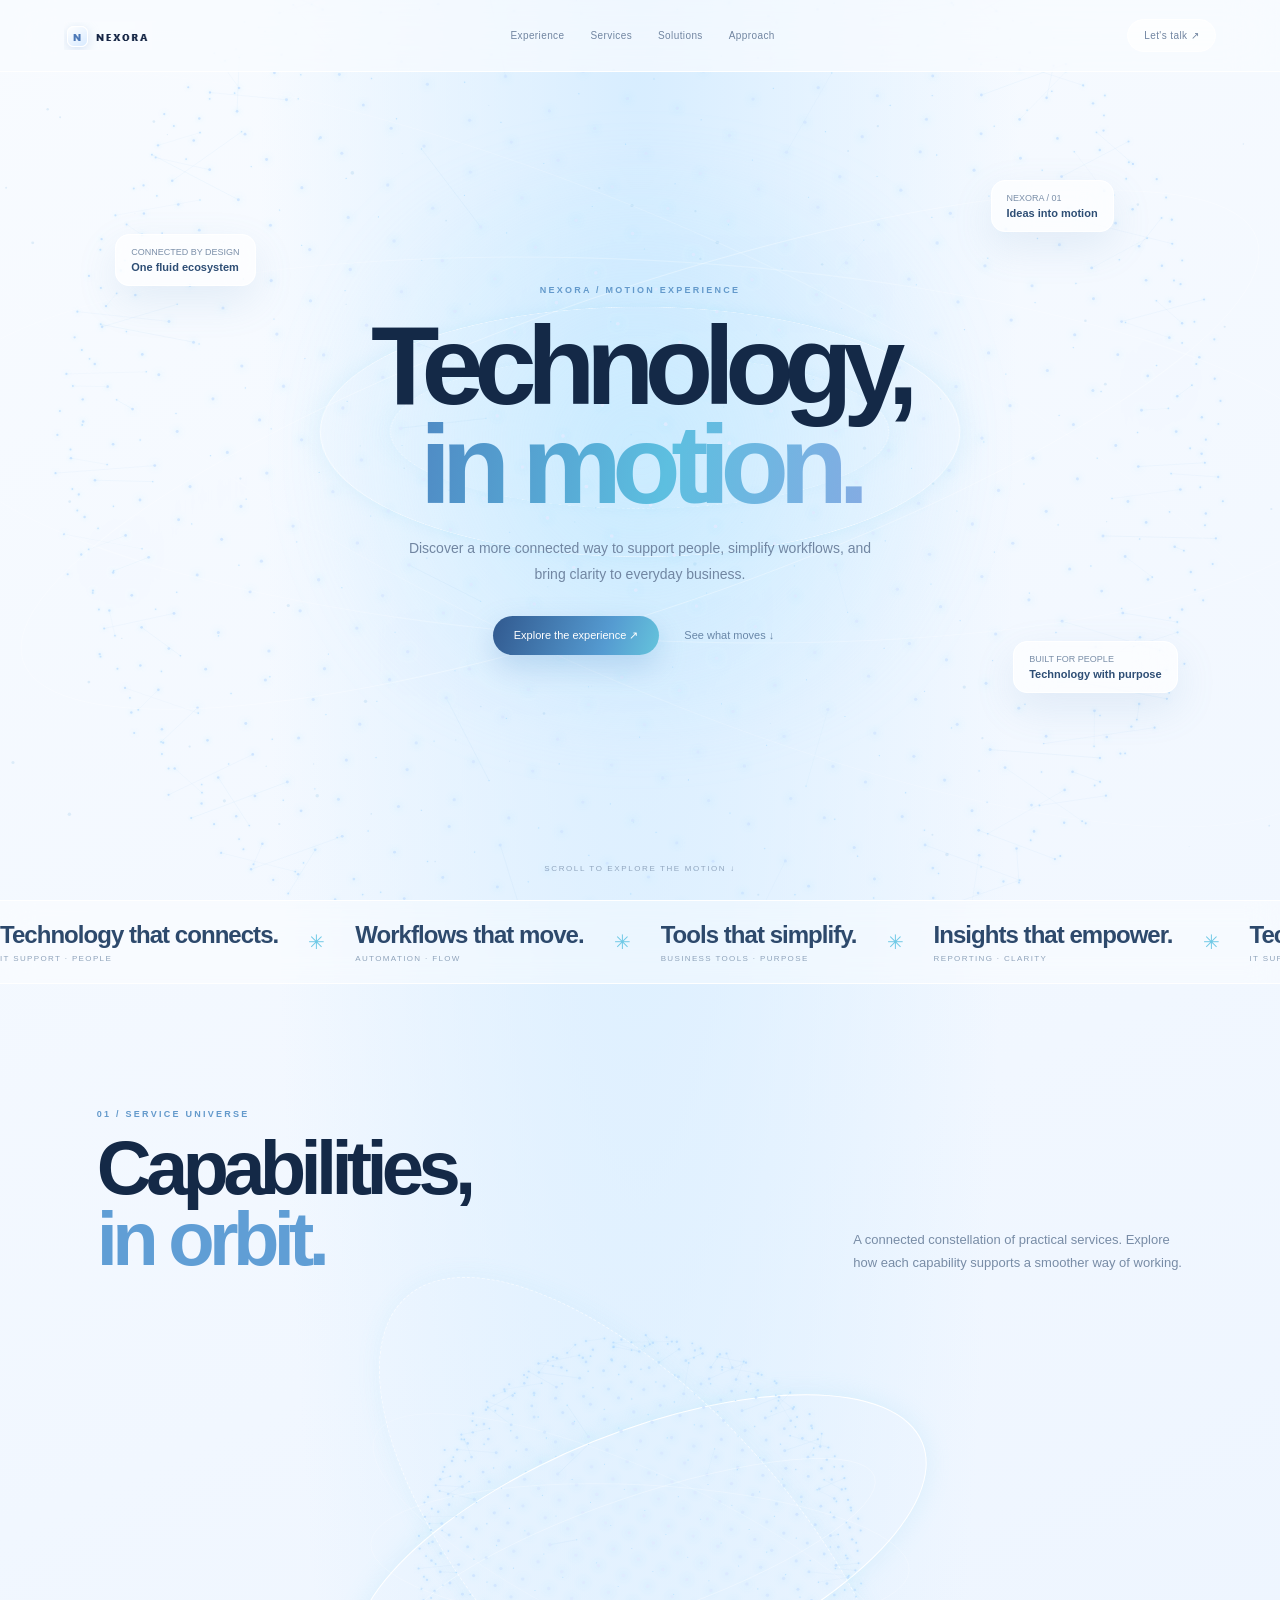
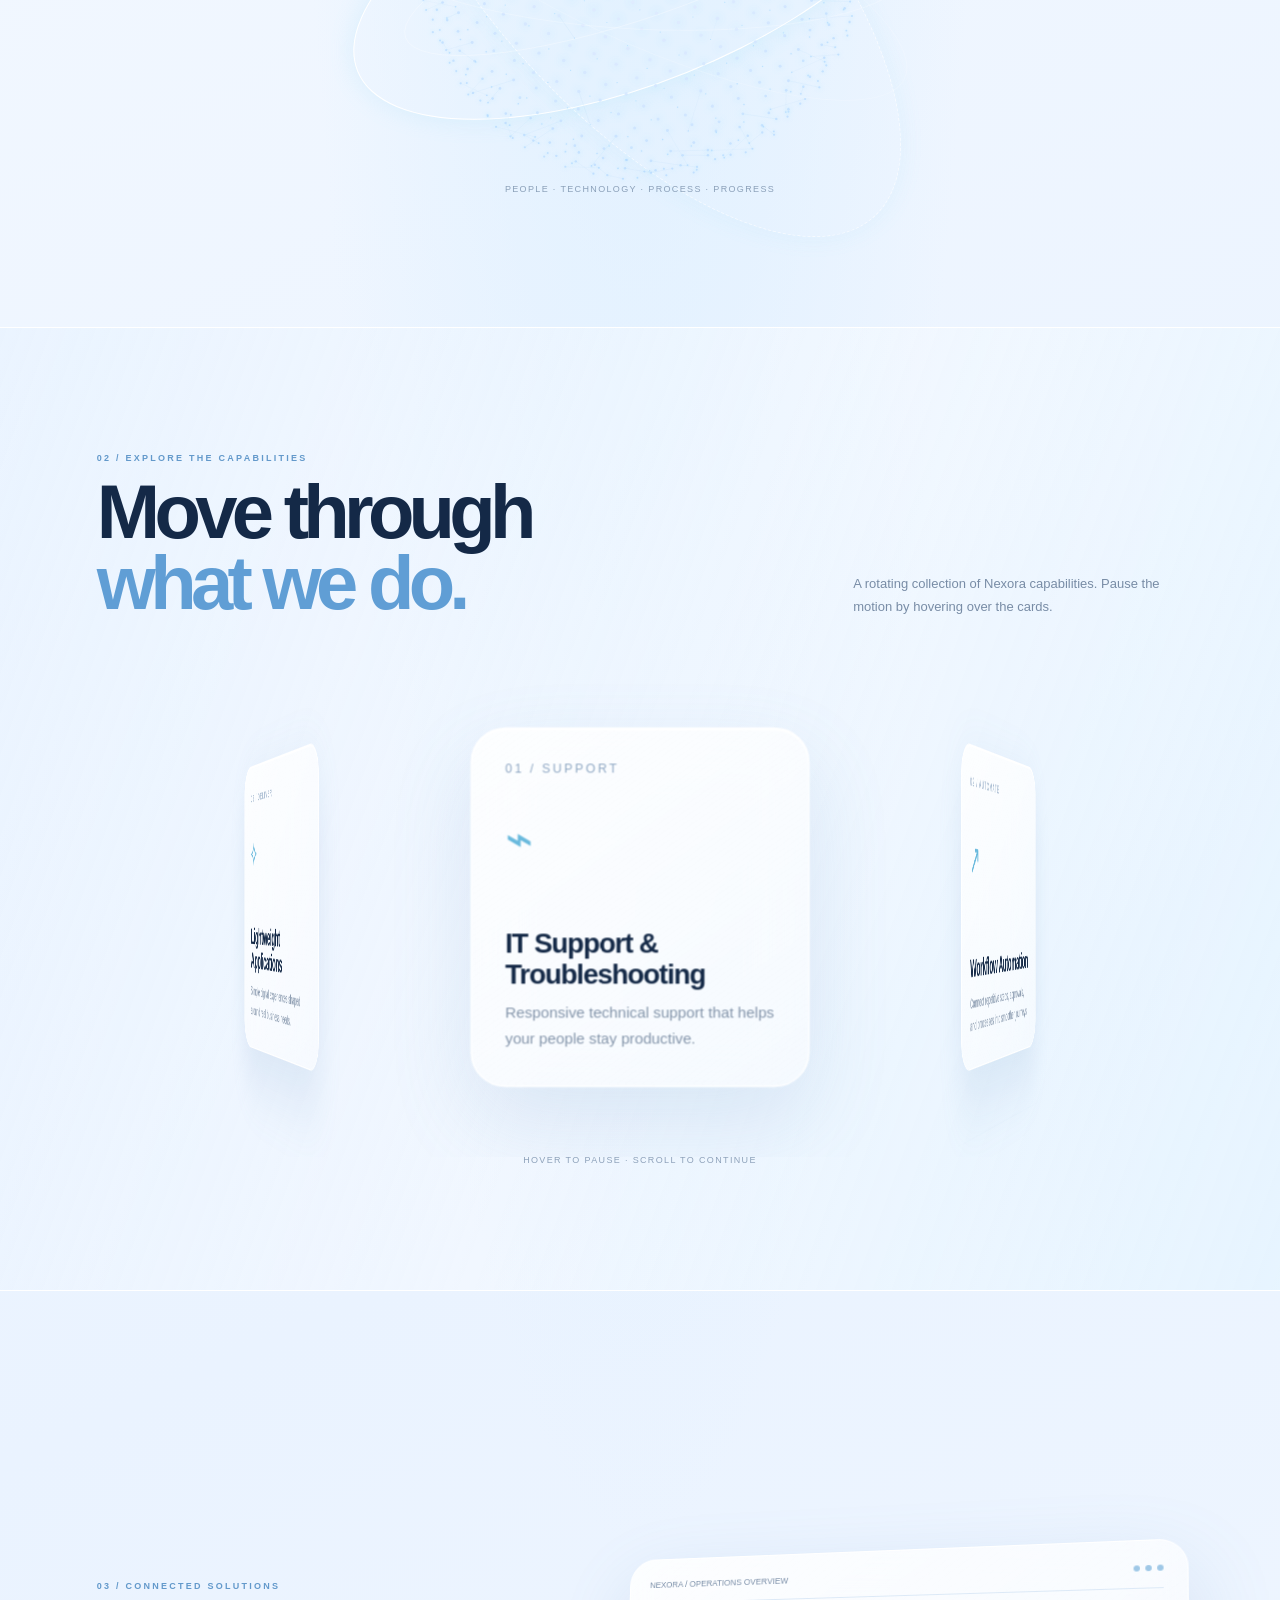
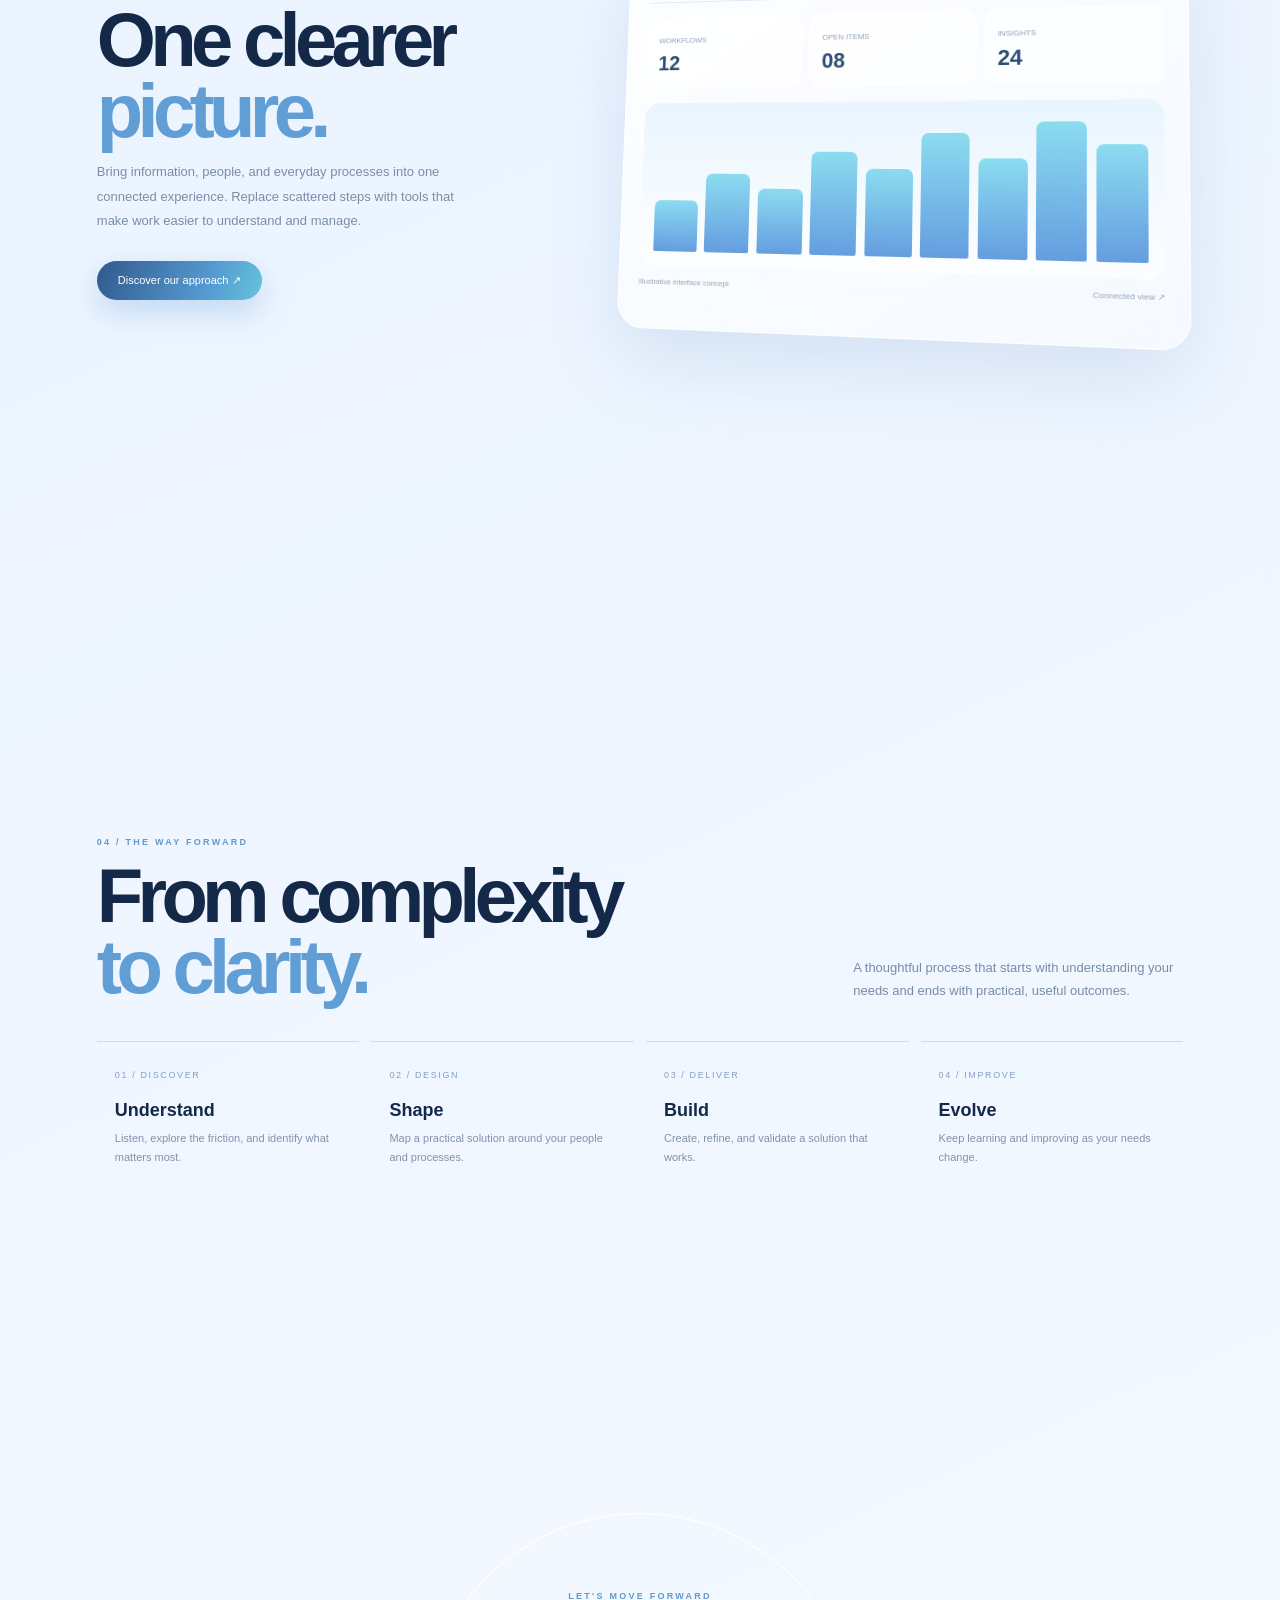
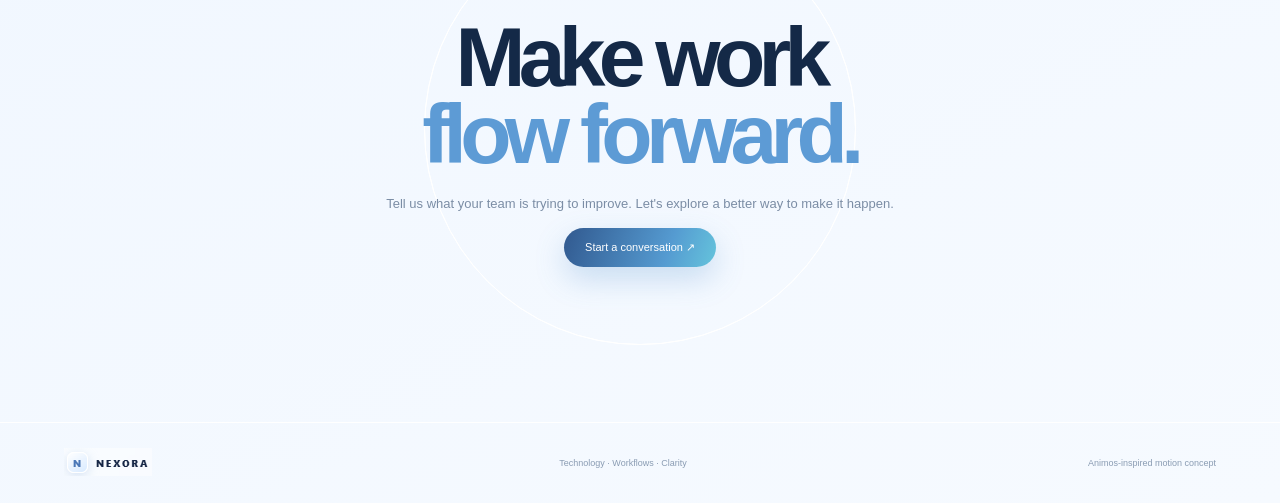
<file: mockups/nexora-animos-inspired-motion-first-mockup.html>
<!doctype html>
<html lang="en"><head>
<meta charset="utf-8"><meta name="viewport" content="width=device-width,initial-scale=1">
<meta name="theme-color" content="#edf5ff">
<title>Nexora — Motion-first 3D Experience</title>
<style>
:root{--ink:#142947;--muted:#7187a4;--blue:#5d9edb;--cyan:#75d9ed;--glass:rgba(255,255,255,.55);--line:rgba(255,255,255,.9);--ease:cubic-bezier(.2,.78,.2,1)}
*{box-sizing:border-box}html{scroll-behavior:smooth;background:#edf5ff}body{margin:0;color:var(--ink);font-family:-apple-system,BlinkMacSystemFont,"SF Pro Display","Segoe UI",sans-serif;background:radial-gradient(ellipse at 50% 0%,#d7edff 0,transparent 42%),linear-gradient(155deg,#f8fbff,#eaf3ff 52%,#f6faff);overflow-x:hidden}
a{color:inherit}#ambient{position:fixed;inset:0;width:100%;height:100%;z-index:0;pointer-events:none;opacity:.5}
.progress{height:2px;position:fixed;z-index:40;top:0;left:0;width:0;background:linear-gradient(90deg,#79d9ed,#639de0,#a7dfff);box-shadow:0 0 15px #78d7ed}
header{position:fixed;z-index:30;top:0;left:0;width:100%;height:72px;padding:0 5vw;display:flex;align-items:center;justify-content:space-between;background:#f8fbffb8;border-bottom:1px solid #fff;backdrop-filter:blur(24px)}
.brand{width:94px;height:32px;display:flex;align-items:center}.brand img{width:88px;height:28px;object-fit:contain;object-position:left}
nav{display:flex;gap:26px}nav a,.nav-cta{font-size:10px;text-decoration:none;color:#7185a1;letter-spacing:.04em}nav a:hover{color:#317fbe}.nav-cta{border:1px solid #fff;border-radius:30px;padding:10px 16px;background:#ffffffa8}
main{position:relative;z-index:1}.wrap{max-width:1240px;margin:auto;padding-inline:6vw}.kicker{font-size:9px;font-weight:700;letter-spacing:.25em;text-transform:uppercase;color:#6399cb}
.hero{min-height:100svh;display:grid;place-items:center;position:relative;padding:115px 20px 75px;text-align:center;overflow:hidden}
.hero-copy{position:relative;z-index:3;max-width:820px;pointer-events:none}.hero h1{font-size:clamp(54px,9vw,112px);line-height:.88;letter-spacing:-.085em;font-weight:640;margin:22px 0}.hero h1 span{display:block;background:linear-gradient(100deg,#4c80bf,#5dbfe0 55%,#8da7e3);color:transparent;background-clip:text;-webkit-background-clip:text}
.hero p{max-width:480px;margin:0 auto;color:#7186a2;font-size:14px;line-height:1.85}.hero-actions{display:flex;justify-content:center;gap:12px;margin-top:28px;pointer-events:auto}
.btn{display:inline-flex;align-items:center;gap:8px;padding:13px 21px;border-radius:28px;background:linear-gradient(110deg,#31598f,#559bd1 68%,#65c4dc);color:#fff;text-decoration:none;font-size:11px;box-shadow:0 12px 30px #508dca44;transition:.3s}.btn:hover{transform:translateY(-4px);box-shadow:0 18px 36px #508dca66}.text-link{font-size:11px;color:#6886a8;text-decoration:none;padding:13px}
.hero-orbit{position:absolute;width:min(75vw,780px);aspect-ratio:1;top:48%;left:50%;transform:translate(-50%,-50%);pointer-events:none}
.hero-orbit:before,.hero-orbit:after{content:"";position:absolute;inset:9%;border:1px solid #ffffffad;border-radius:50%;transform:rotateX(67deg) rotateZ(-25deg);box-shadow:0 0 30px #8ddcf533}
.hero-orbit:after{inset:18%;transform:rotateX(72deg) rotateZ(50deg);border-style:dashed;opacity:.65}
#hero3d{position:absolute;inset:0;width:100%;height:100%;filter:drop-shadow(0 24px 40px #78a9d533)}
.hero-glow{position:absolute;inset:18%;border-radius:50%;background:radial-gradient(circle,#b6e7ff7a,transparent 68%);filter:blur(28px);animation:pulse 6s ease-in-out infinite}
@keyframes pulse{50%{transform:scale(1.18);opacity:.65}}
.hero-hint{position:absolute;bottom:27px;left:50%;transform:translateX(-50%);font-size:8px;letter-spacing:.2em;text-transform:uppercase;color:#91a6bf;white-space:nowrap}
.floating-label{position:absolute;z-index:4;padding:12px 15px;border:1px solid #fff;border-radius:14px;background:#ffffffa8;backdrop-filter:blur(18px);box-shadow:0 15px 40px #6c99c324;color:#7b8fa9;font-size:9px;text-align:left;animation:float 7s ease-in-out infinite}
.floating-label b{display:block;color:#2e4e75;font-size:11px;margin-top:4px}.fl1{top:26%;left:9%}.fl2{right:8%;bottom:23%;animation-delay:-3s}.fl3{right:13%;top:20%;animation-delay:-1.5s}
@keyframes float{50%{transform:translateY(-13px) rotate(1deg)}}
.marquee{position:relative;z-index:2;overflow:hidden;padding:20px 0;border-block:1px solid #fff;background:#ffffff63;backdrop-filter:blur(15px)}
.marquee-track{display:flex;width:max-content;animation:marquee 42s linear infinite}.marquee:hover .marquee-track{animation-play-state:paused}.marquee-set{display:flex;align-items:center;gap:30px;padding-right:30px;white-space:nowrap}.marquee strong{font-size:clamp(17px,2vw,24px);letter-spacing:-.04em;color:#2d496c}.marquee small{display:block;font-size:8px;letter-spacing:.17em;color:#8fa3bb;margin-top:5px}.spark{color:#6fc9e6;font-size:20px}
@keyframes marquee{to{transform:translateX(-50%)}}
.chapter{min-height:94vh;padding:125px 0;display:flex;align-items:center;position:relative;overflow:hidden}.chapter-inner{width:100%;position:relative;z-index:2}
.chapter-head{display:flex;align-items:end;justify-content:space-between;gap:30px;margin-bottom:38px}.chapter h2{font-size:clamp(42px,6vw,76px);line-height:.93;letter-spacing:-.075em;margin:14px 0 0;font-weight:630}.chapter h2 span{color:#609ed5}.chapter-intro{max-width:330px;color:#788ca6;font-size:13px;line-height:1.8;margin:0}
.globe-section{min-height:100vh}.globe-stage{height:490px;position:relative;perspective:1100px;display:grid;place-items:center}
.globe-ring{position:absolute;width:min(68vw,610px);height:min(30vw,250px);border:1px solid #fff;border-radius:50%;transform:rotate(-22deg);box-shadow:0 0 25px #8bdaf033;animation:ringturn 22s linear infinite}
.globe-ring.r2{width:min(76vw,700px);height:min(40vw,310px);transform:rotate(48deg);animation-duration:30s;animation-direction:reverse;border-style:dashed;opacity:.6}
@keyframes ringturn{to{rotate:360deg}}
#globe{position:absolute;width:min(100%,650px);height:100%;inset:0;margin:auto}
.globe-caption{position:absolute;bottom:8px;left:50%;transform:translateX(-50%);font-size:9px;color:#8ba0b9;letter-spacing:.15em;white-space:nowrap}
.service-section{background:linear-gradient(110deg,#e6f2ff8c,#ffffff55,#e2f5ff80);border-block:1px solid #fff}
.service-stage{height:500px;position:relative;perspective:1300px;overflow:hidden;display:grid;place-items:center}
.service-wheel{position:relative;width:310px;height:350px;transform-style:preserve-3d;animation:wheel 26s linear infinite}
.service-wheel:hover{animation-play-state:paused}
@keyframes wheel{to{transform:rotateY(360deg)}}
.service-card{position:absolute;left:50%;top:50%;width:245px;min-height:260px;padding:24px;border-radius:25px;border:1px solid #fff;background:linear-gradient(145deg,#ffffffd9,#ffffff75);box-shadow:0 24px 60px #7097c42a,inset 0 1px #fff;backdrop-filter:blur(20px);transform-style:preserve-3d;backface-visibility:hidden;display:flex;flex-direction:column;justify-content:space-between}
.service-card:nth-child(1){transform:translate(-50%,-50%) rotateY(0) translateZ(360px)}.service-card:nth-child(2){transform:translate(-50%,-50%) rotateY(60deg) translateZ(360px)}.service-card:nth-child(3){transform:translate(-50%,-50%) rotateY(120deg) translateZ(360px)}.service-card:nth-child(4){transform:translate(-50%,-50%) rotateY(180deg) translateZ(360px)}.service-card:nth-child(5){transform:translate(-50%,-50%) rotateY(240deg) translateZ(360px)}.service-card:nth-child(6){transform:translate(-50%,-50%) rotateY(300deg) translateZ(360px)}
.service-card .num{font-size:9px;letter-spacing:.2em;color:#8ba4c1}.service-card .glyph{font-size:34px;color:#69b9dd}.service-card h3{font-size:20px;line-height:1.1;letter-spacing:-.04em;margin:20px 0 8px}.service-card p{font-size:11px;line-height:1.7;color:#8293a9;margin:0}
.service-tip{text-align:center;color:#8da1ba;font-size:9px;letter-spacing:.15em;margin-top:-2px}
.solution-section{min-height:100vh}.solution-layout{display:grid;grid-template-columns:.85fr 1.15fr;gap:50px;align-items:center}.solution-copy p{font-size:13px;line-height:1.9;color:#7b8da6;max-width:390px}.solution-copy .btn{margin-top:14px}
.solution-window{height:440px;position:relative;perspective:1000px}.solution-panel{position:absolute;inset:25px 5px 25px 15px;border:1px solid #fff;border-radius:28px;background:linear-gradient(145deg,#ffffffd9,#ffffff70);box-shadow:0 30px 80px #6d94c333;backdrop-filter:blur(24px);padding:22px;transform:rotateY(-12deg) rotateX(5deg);animation:panelfloat 8s ease-in-out infinite}
@keyframes panelfloat{50%{transform:rotateY(-5deg) rotateX(1deg) translateY(-12px)}}
.panel-top{display:flex;justify-content:space-between;align-items:center;font-size:9px;color:#7a8ea8;border-bottom:1px solid #dce9f7;padding-bottom:14px}.dots{display:flex;gap:5px}.dots i{width:6px;height:6px;border-radius:50%;background:#9fc8e7}
.panel-stats{display:grid;grid-template-columns:repeat(3,1fr);gap:8px;margin:16px 0}.panel-stat{background:#ffffffa8;border:1px solid #fff;border-radius:13px;padding:12px}.panel-stat small{font-size:8px;color:#8da0b7}.panel-stat b{display:block;font-size:22px;color:#2e4d74;margin-top:5px}
.bars{height:170px;display:flex;align-items:end;gap:8px;padding:15px;border-radius:16px;background:linear-gradient(180deg,#e9f5ff,#ffffff9c)}.bars i{flex:1;border-radius:7px 7px 2px 2px;background:linear-gradient(180deg,#8bdcf0,#659de0);height:var(--h);transform-origin:bottom;animation:rise 1.5s var(--ease) both;animation-delay:calc(var(--i)*90ms)}@keyframes rise{from{transform:scaleY(.05)}to{transform:scaleY(1)}}
.panel-note{font-size:8px;color:#90a3b9;margin-top:12px;display:flex;justify-content:space-between}
.process{display:grid;grid-template-columns:repeat(4,1fr);gap:12px}.process-item{padding:22px 18px;border-top:1px solid #c7dff4;transition:transform .4s}.process-item:hover{transform:translateY(-8px)}.process-item small{font-size:9px;letter-spacing:.18em;color:#83a0c2}.process-item h3{font-size:18px;margin:18px 0 8px}.process-item p{font-size:11px;line-height:1.8;color:#8392a8;margin:0}
.contact{min-height:65vh;display:grid;place-items:center;text-align:center;padding:100px 20px;position:relative;overflow:hidden}.contact:before,.contact:after{content:"";position:absolute;width:430px;height:430px;border:1px solid #fff;border-radius:50%;animation:contactring 8s ease-out infinite}.contact:after{animation-delay:4s}@keyframes contactring{0%{transform:scale(.55);opacity:0}25%{opacity:.7}100%{transform:scale(1.5);opacity:0}}
.contact-content{position:relative;z-index:2}.contact h2{font-size:clamp(44px,7vw,84px);line-height:.92;letter-spacing:-.08em;margin:18px 0}.contact h2 span{color:#5d9bd5}.contact p{font-size:13px;color:#7b8da5;line-height:1.8}
footer{position:relative;z-index:2;display:flex;align-items:center;justify-content:space-between;padding:25px 5vw;border-top:1px solid #fff;color:#8a9cb3;font-size:9px}.footbrand{width:94px;height:30px}.footbrand img{width:88px;height:28px;object-fit:contain;object-position:left}
.reveal{opacity:0;transform:translateY(32px);filter:blur(3px);transition:opacity .85s var(--ease),transform .85s var(--ease),filter .85s}.reveal.visible{opacity:1;transform:none;filter:none}
@media(max-width:850px){nav{gap:13px}.chapter-head{display:block}.chapter-intro{margin-top:18px}.solution-layout{grid-template-columns:1fr;gap:20px}.solution-window{height:390px}.service-wheel{transform:scale(.8);animation-duration:32s}.globe-stage{height:390px}}
@media(max-width:600px){header{height:64px;padding:0 17px}nav{display:none}.progress{top:64px}.hero{min-height:95svh;padding-top:95px}.hero h1{font-size:58px}.hero p{font-size:12px}.floating-label{font-size:8px;padding:9px 11px}.fl1{left:2%;top:23%}.fl2{right:2%;bottom:20%}.fl3{right:4%;top:16%}.hero-orbit{width:110vw;top:47%}.chapter{min-height:auto;padding:85px 0}.chapter h2{font-size:48px}.globe-stage{height:330px}.service-stage{height:380px;perspective:850px}.service-wheel{transform:scale(.57);animation-duration:36s}.solution-window{height:315px}.solution-panel{inset:12px 0;padding:13px}.bars{height:105px}.process{grid-template-columns:repeat(2,1fr)}.process-item{padding:16px 10px}.contact{min-height:55vh}footer{flex-wrap:wrap;gap:12px}}
@media(prefers-reduced-motion:reduce){html{scroll-behavior:auto}*,*:before,*:after{animation-duration:.01ms!important;animation-iteration-count:1!important;transition-duration:.01ms!important}.reveal{opacity:1;transform:none;filter:none}}
</style></head><body>
<canvas id="ambient"></canvas><div class="progress" id="progress"></div>
<header><a class="brand" href="#" aria-label="Nexora home"><img src="[data-uri]" alt="NEXORA"></a><nav><a href="#experience">Experience</a><a href="#services">Services</a><a href="#solutions">Solutions</a><a href="#approach">Approach</a></nav><a class="nav-cta" href="#contact">Let's talk ↗</a></header>
<main>
<section class="hero" id="experience">
 <div class="hero-glow"></div><div class="hero-orbit"></div><canvas id="hero3d" aria-label="Animated 3D particle globe"></canvas>
 <div class="floating-label fl1">CONNECTED BY DESIGN<b>One fluid ecosystem</b></div><div class="floating-label fl2">BUILT FOR PEOPLE<b>Technology with purpose</b></div><div class="floating-label fl3">NEXORA / 01<b>Ideas into motion</b></div>
 <div class="hero-copy"><div class="kicker">NEXORA / MOTION EXPERIENCE</div><h1>Technology,<span>in motion.</span></h1><p>Discover a more connected way to support people, simplify workflows, and bring clarity to everyday business.</p><div class="hero-actions"><a class="btn" href="#services">Explore the experience ↗</a><a class="text-link" href="#solutions">See what moves ↓</a></div></div>
 <div class="hero-hint">Scroll to explore the motion ↓</div>
</section>
<section class="marquee"><div class="marquee-track">
 <div class="marquee-set"><div><strong>Technology that connects.</strong><small>IT SUPPORT · PEOPLE</small></div><span class="spark">✳</span><div><strong>Workflows that move.</strong><small>AUTOMATION · FLOW</small></div><span class="spark">✳</span><div><strong>Tools that simplify.</strong><small>BUSINESS TOOLS · PURPOSE</small></div><span class="spark">✳</span><div><strong>Insights that empower.</strong><small>REPORTING · CLARITY</small></div><span class="spark">✳</span></div>
 <div class="marquee-set" aria-hidden="true"><div><strong>Technology that connects.</strong><small>IT SUPPORT · PEOPLE</small></div><span class="spark">✳</span><div><strong>Workflows that move.</strong><small>AUTOMATION · FLOW</small></div><span class="spark">✳</span><div><strong>Tools that simplify.</strong><small>BUSINESS TOOLS · PURPOSE</small></div><span class="spark">✳</span><div><strong>Insights that empower.</strong><small>REPORTING · CLARITY</small></div><span class="spark">✳</span></div>
</div></section>
<section class="chapter globe-section" id="services">
 <div class="wrap chapter-inner"><div class="chapter-head reveal"><div><div class="kicker">01 / SERVICE UNIVERSE</div><h2>Capabilities,<br><span>in orbit.</span></h2></div><p class="chapter-intro">A connected constellation of practical services. Explore how each capability supports a smoother way of working.</p></div>
 <div class="globe-stage"><div class="globe-ring"></div><div class="globe-ring r2"></div><canvas id="globe"></canvas><div class="globe-caption">PEOPLE · TECHNOLOGY · PROCESS · PROGRESS</div></div>
 </div>
</section>
<section class="chapter service-section">
 <div class="wrap chapter-inner"><div class="chapter-head reveal"><div><div class="kicker">02 / EXPLORE THE CAPABILITIES</div><h2>Move through<br><span>what we do.</span></h2></div><p class="chapter-intro">A rotating collection of Nexora capabilities. Pause the motion by hovering over the cards.</p></div>
 <div class="service-stage"><div class="service-wheel">
  <article class="service-card"><span class="num">01 / SUPPORT</span><span class="glyph">⌁</span><div><h3>IT Support & Troubleshooting</h3><p>Responsive technical support that helps your people stay productive.</p></div></article>
  <article class="service-card"><span class="num">02 / AUTOMATE</span><span class="glyph">↗</span><div><h3>Workflow Automation</h3><p>Connect repetitive steps, approvals, and processes into smoother journeys.</p></div></article>
  <article class="service-card"><span class="num">03 / BUILD</span><span class="glyph">◇</span><div><h3>Custom Business Tools</h3><p>Purpose-built applications shaped around everyday business needs.</p></div></article>
  <article class="service-card"><span class="num">04 / UNDERSTAND</span><span class="glyph">⌗</span><div><h3>Reporting & Dashboards</h3><p>Turn operational data into clearer views and confident decisions.</p></div></article>
  <article class="service-card"><span class="num">05 / ENABLE</span><span class="glyph">✳</span><div><h3>Microsoft 365 Productivity</h3><p>Get more from the tools your teams already know and use.</p></div></article>
  <article class="service-card"><span class="num">06 / DELIVER</span><span class="glyph">⟡</span><div><h3>Lightweight Applications</h3><p>Simple digital experiences shaped around real business needs.</p></div></article>
 </div></div><div class="service-tip">HOVER TO PAUSE · SCROLL TO CONTINUE</div>
 </div>
</section>
<section class="chapter solution-section" id="solutions">
 <div class="wrap chapter-inner solution-layout"><div class="solution-copy reveal"><div class="kicker">03 / CONNECTED SOLUTIONS</div><h2>One clearer<br><span>picture.</span></h2><p>Bring information, people, and everyday processes into one connected experience. Replace scattered steps with tools that make work easier to understand and manage.</p><a class="btn" href="#approach">Discover our approach ↗</a></div>
 <div class="solution-window reveal"><div class="solution-panel"><div class="panel-top"><span>NEXORA / OPERATIONS OVERVIEW</span><span class="dots"><i></i><i></i><i></i></span></div><div class="panel-stats"><div class="panel-stat"><small>WORKFLOWS</small><b>12</b></div><div class="panel-stat"><small>OPEN ITEMS</small><b>08</b></div><div class="panel-stat"><small>INSIGHTS</small><b>24</b></div></div><div class="bars"><i style="--h:38%;--i:0"></i><i style="--h:58%;--i:1"></i><i style="--h:47%;--i:2"></i><i style="--h:74%;--i:3"></i><i style="--h:62%;--i:4"></i><i style="--h:88%;--i:5"></i><i style="--h:70%;--i:6"></i><i style="--h:96%;--i:7"></i><i style="--h:80%;--i:8"></i></div><div class="panel-note"><span>Illustrative interface concept</span><span>Connected view ↗</span></div></div></div>
 </div>
</section>
<section class="chapter" id="approach"><div class="wrap chapter-inner"><div class="chapter-head reveal"><div><div class="kicker">04 / THE WAY FORWARD</div><h2>From complexity<br><span>to clarity.</span></h2></div><p class="chapter-intro">A thoughtful process that starts with understanding your needs and ends with practical, useful outcomes.</p></div>
 <div class="process"><article class="process-item reveal"><small>01 / DISCOVER</small><h3>Understand</h3><p>Listen, explore the friction, and identify what matters most.</p></article><article class="process-item reveal"><small>02 / DESIGN</small><h3>Shape</h3><p>Map a practical solution around your people and processes.</p></article><article class="process-item reveal"><small>03 / DELIVER</small><h3>Build</h3><p>Create, refine, and validate a solution that works.</p></article><article class="process-item reveal"><small>04 / IMPROVE</small><h3>Evolve</h3><p>Keep learning and improving as your needs change.</p></article></div>
 </div></section>
<section class="contact" id="contact"><div class="contact-content reveal"><div class="kicker">LET'S MOVE FORWARD</div><h2>Make work<br><span>flow forward.</span></h2><p>Tell us what your team is trying to improve. Let's explore a better way to make it happen.</p><a class="btn" href="mailto:nexora-solutions2026@outlook.ph?subject=Let's%20talk%20about%20Nexora">Start a conversation ↗</a></div></section>
</main><footer><a class="footbrand" href="#"><img src="[data-uri]" alt="NEXORA"></a><span>Technology · Workflows · Clarity</span><span>Animos-inspired motion concept</span></footer>
<script>
(()=>{
 const reduce=matchMedia('(prefers-reduced-motion: reduce)').matches;
 const progress=document.getElementById('progress');
 function scrollUpdate(){const max=document.documentElement.scrollHeight-innerHeight;progress.style.width=(max?scrollY/max*100:0)+'%'}addEventListener('scroll',scrollUpdate,{passive:true});scrollUpdate();
 const io=new IntersectionObserver(es=>es.forEach(e=>{if(e.isIntersecting){e.target.classList.add('visible');io.unobserve(e.target)}}),{threshold:.12});document.querySelectorAll('.reveal').forEach(e=>io.observe(e));
 // Ambient floating particles across the complete page.
 const ac=document.getElementById('ambient'),a=ac.getContext('2d');let aw,ah,particles=[];
 function resizeAmbient(){const d=Math.min(devicePixelRatio||1,1.5);aw=innerWidth;ah=innerHeight;ac.width=aw*d;ac.height=ah*d;a.setTransform(d,0,0,d,0,0);particles=Array.from({length:Math.min(75,Math.floor(aw/17))},()=>({x:Math.random()*aw,y:Math.random()*ah,r:.4+Math.random()*1.4,vx:(Math.random()-.5)*.18,vy:(Math.random()-.5)*.16}))}resizeAmbient();addEventListener('resize',resizeAmbient);
 function ambient(){if(!reduce){a.clearRect(0,0,aw,ah);for(const p of particles){p.x+=p.vx;p.y+=p.vy;if(p.x<0)p.x=aw;if(p.x>aw)p.x=0;if(p.y<0)p.y=ah;if(p.y>ah)p.y=0;a.beginPath();a.arc(p.x,p.y,p.r,0,Math.PI*2);a.fillStyle='rgba(105,174,220,.35)';a.fill()}}requestAnimationFrame(ambient)}ambient();
 // Hero point-cloud globe: pointer-responsive rotation.
 function particleGlobe(canvasId,count,radius){const cv=document.getElementById(canvasId),c=cv.getContext('2d');let w,h,t=0,mx=0,my=0,pts=[];
 function size(){const d=Math.min(devicePixelRatio||1,2);w=cv.clientWidth;h=cv.clientHeight;cv.width=w*d;cv.height=h*d;c.setTransform(d,0,0,d,0,0)}
 size();addEventListener('resize',size);cv.addEventListener('pointermove',e=>{const r=cv.getBoundingClientRect();mx=(e.clientX-r.left)/r.width-.5;my=(e.clientY-r.top)/r.height-.5});
 for(let i=0;i<count;i++){const y=1-2*(i+.5)/count,rr=Math.sqrt(1-y*y),ang=Math.PI*(3-Math.sqrt(5))*i;pts.push({x:Math.cos(ang)*rr,y,z:Math.sin(ang)*rr,seed:Math.random()*6.28})}
 function draw(){if(!reduce)t+=.006;c.clearRect(0,0,w,h);const cx=w/2,cy=h/2,R=Math.min(w,h)*radius,rot=t*.45+mx*.4,rx=my*.25,projected=[];
 for(const p of pts){let x=p.x*Math.cos(rot)-p.z*Math.sin(rot),z=p.x*Math.sin(rot)+p.z*Math.cos(rot),y=p.y*Math.cos(rx)-z*Math.sin(rx);z=p.y*Math.sin(rx)+z*Math.cos(rx);const wave=1+Math.sin(p.seed+t*1.8)*.018,k=3.2/(3.2+z*.55);projected.push({x:cx+x*R*k*wave,y:cy+y*R*k*wave,z})}
 // connect nearby sample points to create a delicate net
 for(let i=0;i<projected.length;i+=4){for(let j=i+1;j<Math.min(i+7,projected.length);j+=2){const p=projected[i],q=projected[j],dist=Math.hypot(p.x-q.x,p.y-q.y);if(dist<R*.2){c.beginPath();c.moveTo(p.x,p.y);c.lineTo(q.x,q.y);c.strokeStyle=`rgba(108,177,224,${.045+(p.z+1)*.035})`;c.lineWidth=.65;c.stroke()}}}
 for(const p of projected){const depth=(p.z+1)/2,r=.5+depth*1.35;c.beginPath();c.arc(p.x,p.y,r,0,Math.PI*2);c.fillStyle=`rgba(${Math.round(125+100*depth)},${Math.round(190+45*depth)},255,${.24+depth*.65})`;c.shadowBlur=depth*9;c.shadowColor='#9de8ff';c.fill();c.shadowBlur=0}
 // rotating luminous orbit arcs
 for(let k=0;k<3;k++){c.beginPath();c.ellipse(cx,cy,R*(1.15+k*.1),R*(.28+k*.055),-.35+k*.38+t*.1,0,Math.PI*2);c.strokeStyle=`rgba(255,255,255,${.32-k*.07})`;c.lineWidth=1;c.stroke()}
 if(!reduce)requestAnimationFrame(draw)}requestAnimationFrame(draw)}
 particleGlobe('hero3d',1050,.63);particleGlobe('globe',760,.44);
})();
</script></body></html>
</file>
